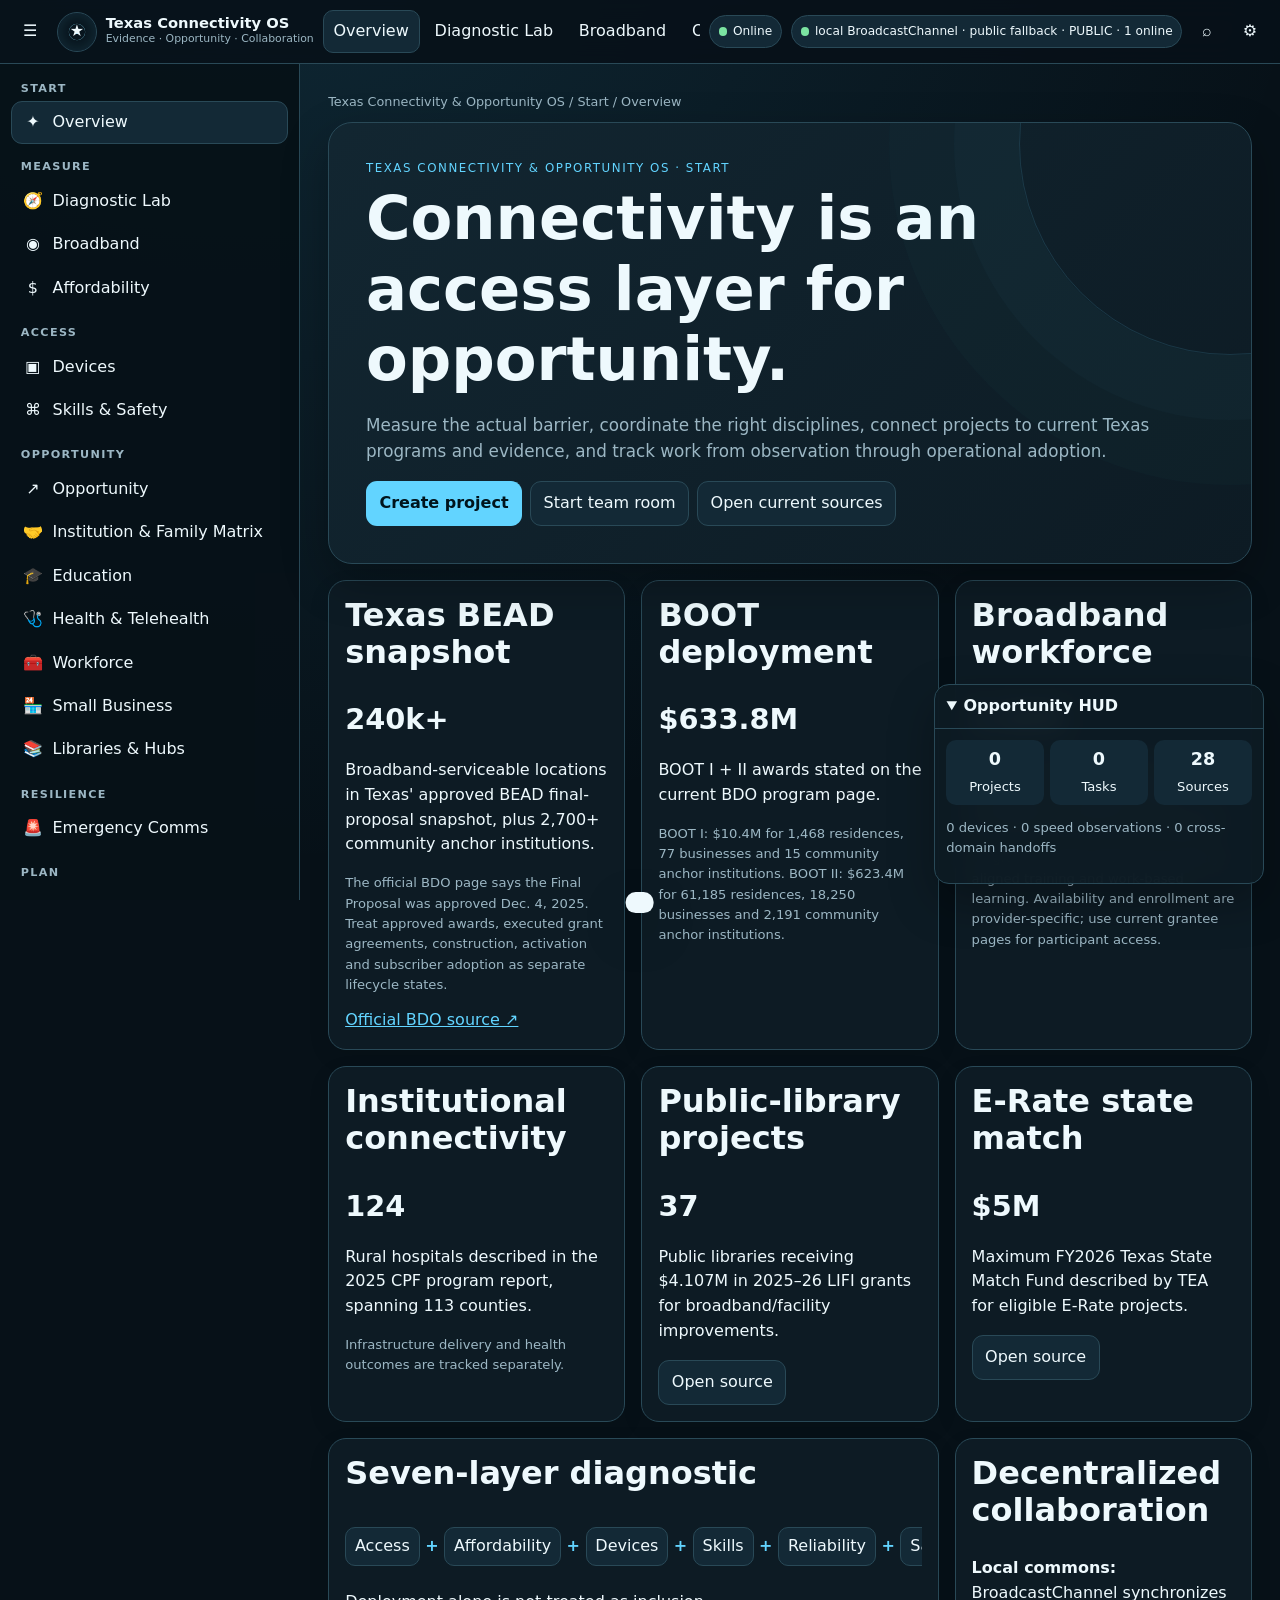
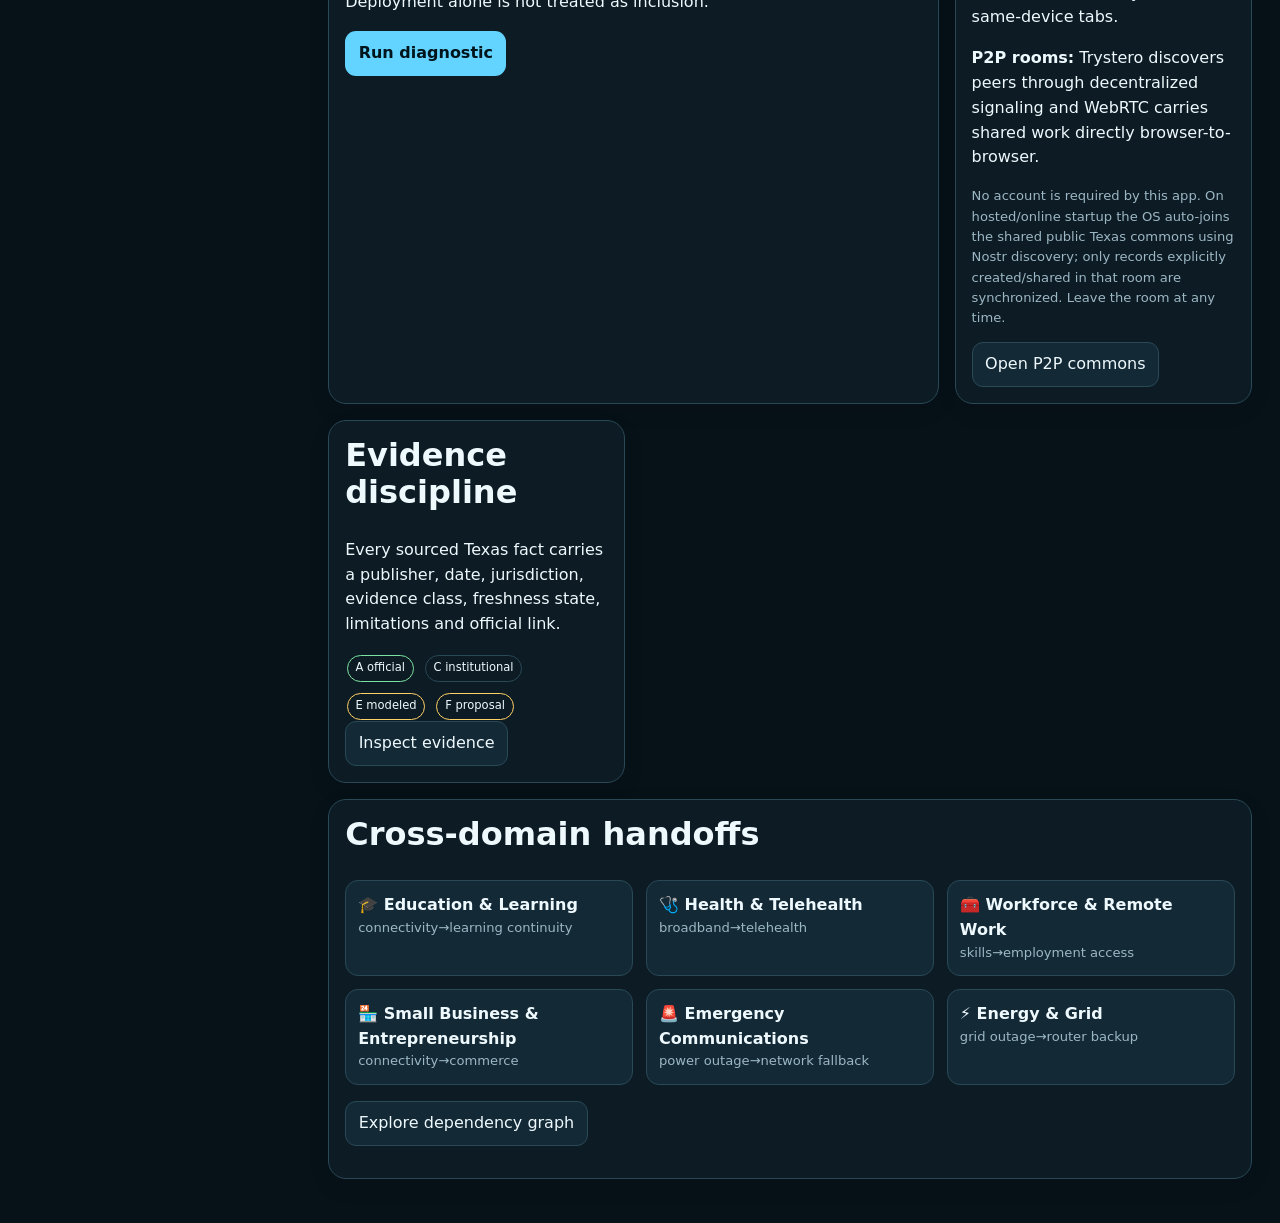
<file: index.html>
<!doctype html>
<html lang="en" data-theme="dark">
<head>
<meta charset="utf-8">
<meta name="viewport" content="width=device-width,initial-scale=1,viewport-fit=cover">
<meta name="color-scheme" content="dark light">
<meta name="theme-color" content="#071118">
<meta name="description" content="Texas Connectivity & Opportunity Operating System — evidence-aware tools for broadband, affordability, devices, skills, resilience, projects and cross-domain collaboration.">
<link rel="manifest" href="./manifest.webmanifest">
<link rel="icon" href="./icons/icon.svg" type="image/svg+xml">
<link rel="apple-touch-icon" href="./icons/icon-192.png">
<link rel="stylesheet" href="./assets/css/app.css">
<title>Texas Connectivity & Opportunity OS</title>
</head>
<body>
<a class="skip" href="#outlet">Skip to content</a>
<div id="splash" class="splash" role="dialog" aria-modal="true" aria-label="Texas Connectivity OS loading"><div class="splashInner"><div class="splashOrb" aria-hidden="true"><span>★</span><i></i><i></i><i></i></div><div class="eyebrow">Texas · decentralized collaboration · local-first</div><h1>Connectivity & Opportunity OS</h1><p>From signal to skills, services, resilience and opportunity.</p><div class="splashFlow"><span>Connectivity</span><b>→</b><span>Evidence</span><b>→</b><span>Collaboration</span><b>→</b><span>Opportunity</span></div><div class="splashTrack"><i></i></div><div class="splashSteps"><span>Diagnose access</span><span>Verify evidence</span><span>Connect disciplines</span><span>Build & verify</span></div><button id="skipSplash" class="btn splashSkip">Enter workspace</button><small>Core records stay local by default. Hosted/online mode auto-joins the public Texas commons; only explicitly shared room records synchronize.</small></div></div>
<header>
 <button id="menuBtn" class="iconbtn" aria-label="Open navigation">☰</button>
 <div class="brand"><div class="brandmark">★</div><div><strong>Texas Connectivity OS</strong><small>Evidence · Opportunity · Collaboration</small></div></div>
 <nav id="topnav" class="topnav" aria-label="Primary"></nav>
 <span class="status"><span id="netDot" class="dot"></span><span id="netText">Checking…</span></span>
 <span class="status collabStatus"><span id="collabDot" class="dot"></span><span id="collabText">Solo/local</span></span>
 <button id="searchBtn" class="iconbtn" aria-label="Search">⌕</button>
 <button id="settingsBtn" class="iconbtn" aria-label="Settings">⚙</button>
</header>
<div class="shell">
 <aside class="sidebar" aria-label="Module navigation"><div id="sidenav"></div><footer>Texas Connectivity & Opportunity OS v5.0<br>Ricky Foster + Navi · Planetary Restoration Archive<br><br>Local-first records. Hosted/online mode auto-joins the public Texas commons; room records sync only when explicitly shared.</footer></aside>
 <div id="drawerScrim" class="drawerScrim" hidden></div>
 <main class="workspace"><div id="crumbs" class="crumbs"></div><div id="outlet" tabindex="-1"></div></main>
</div>
<details id="hud" class="hud" open><summary>Opportunity HUD</summary><div class="hudbody"><div class="hudstats"><div><b id="hudProjects">0</b><span class="small">Projects</span></div><div><b id="hudTasks">0</b><span class="small">Tasks</span></div><div><b id="hudEvidence">0</b><span class="small">Sources</span></div></div><p id="hudLine" class="small muted"></p></div></details>
<div id="settings" class="settings" hidden></div>
<div id="searchModal" class="modal" hidden><div class="modalbox"><div class="actions"><input id="globalSearch" class="search" style="flex:1" placeholder="Search modules, sources and 111 requirements…"><button id="closeSearch" class="btn">Close</button></div><p class="small muted">Shortcut: Ctrl/⌘ + K</p><div id="searchResults"></div></div></div>
<div id="toast" class="toast" role="status" aria-live="polite"></div>
<noscript><div class="noscript"><h1>JavaScript is disabled</h1><p>The interactive OS requires JavaScript. The bundle still contains the source registry, documentation and original 111-section specification in the <code>data</code> and <code>docs</code> directories.</p></div></noscript>
<script type="module" src="./assets/js/app.js"></script>
</body>
</html>
</file>
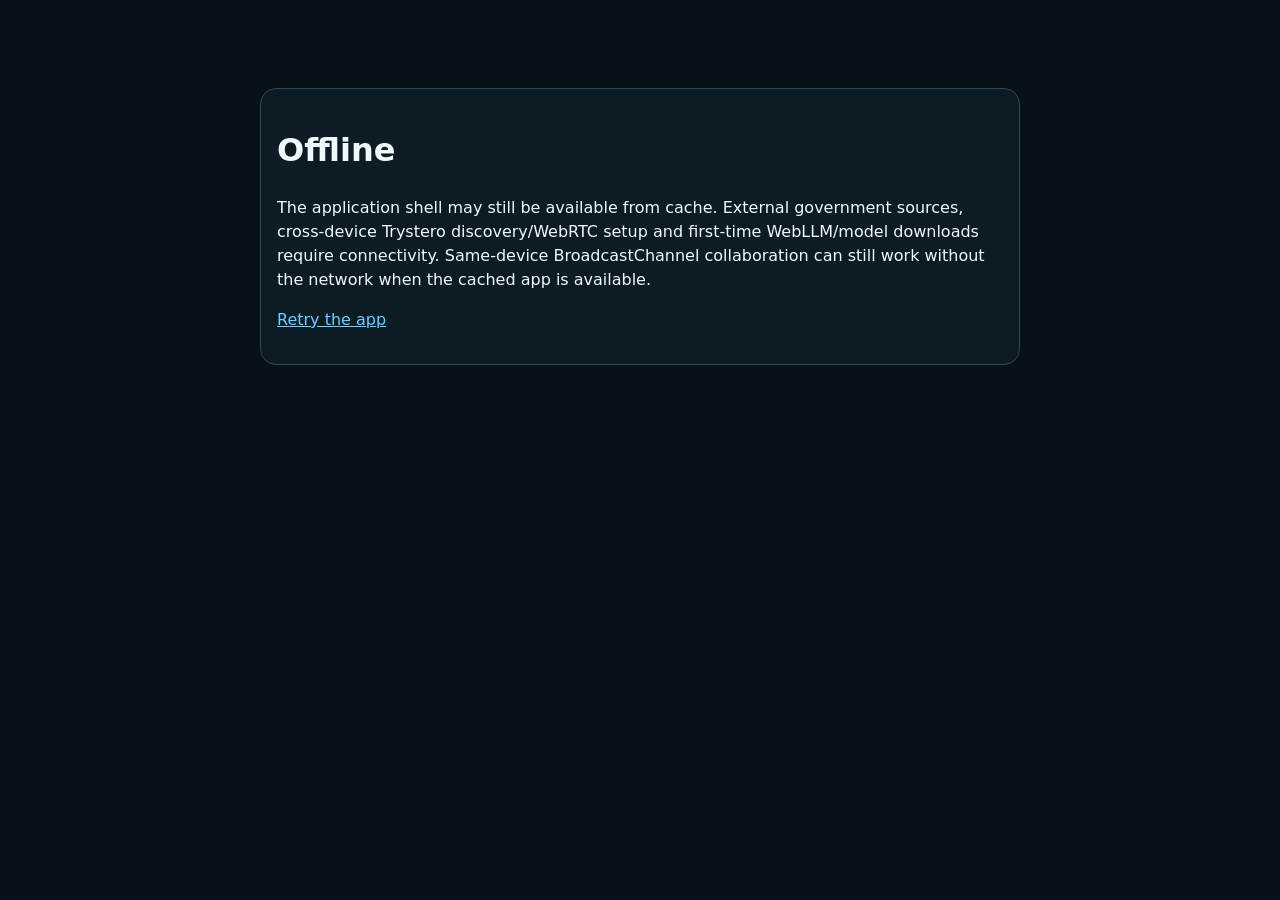
<file: offline.html>
<!doctype html><html lang="en"><meta charset="utf-8"><meta name="viewport" content="width=device-width,initial-scale=1"><title>Texas Connectivity OS — Offline</title><style>body{font:16px/1.5 system-ui;background:#071118;color:#eef9fd;max-width:760px;margin:8vh auto;padding:1rem}a{color:#62d4ff}.box{border:1px solid #294957;border-radius:16px;padding:1rem;background:#0d1b24}</style><body><div class="box"><h1>Offline</h1><p>The application shell may still be available from cache. External government sources, cross-device Trystero discovery/WebRTC setup and first-time WebLLM/model downloads require connectivity. Same-device BroadcastChannel collaboration can still work without the network when the cached app is available.</p><p><a href="./index.html#/overview">Retry the app</a></p></div></body></html>
</file>
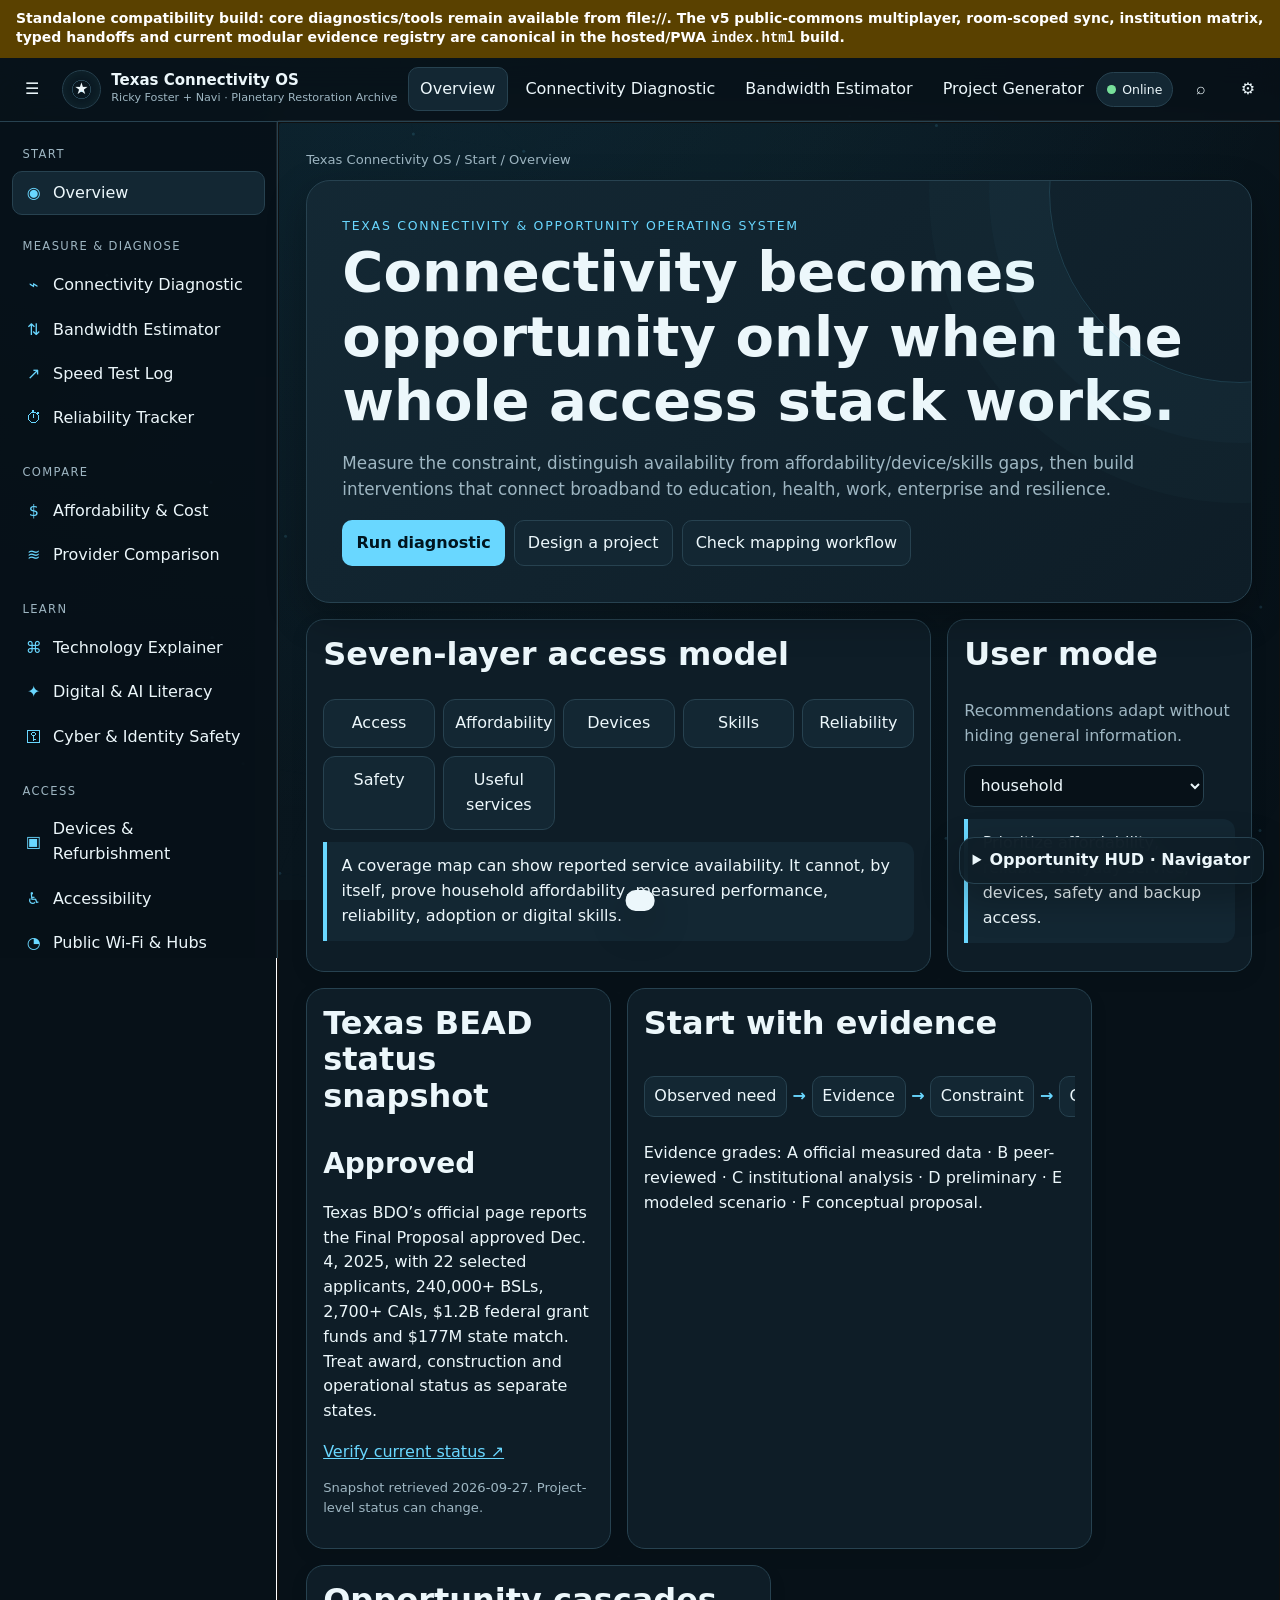
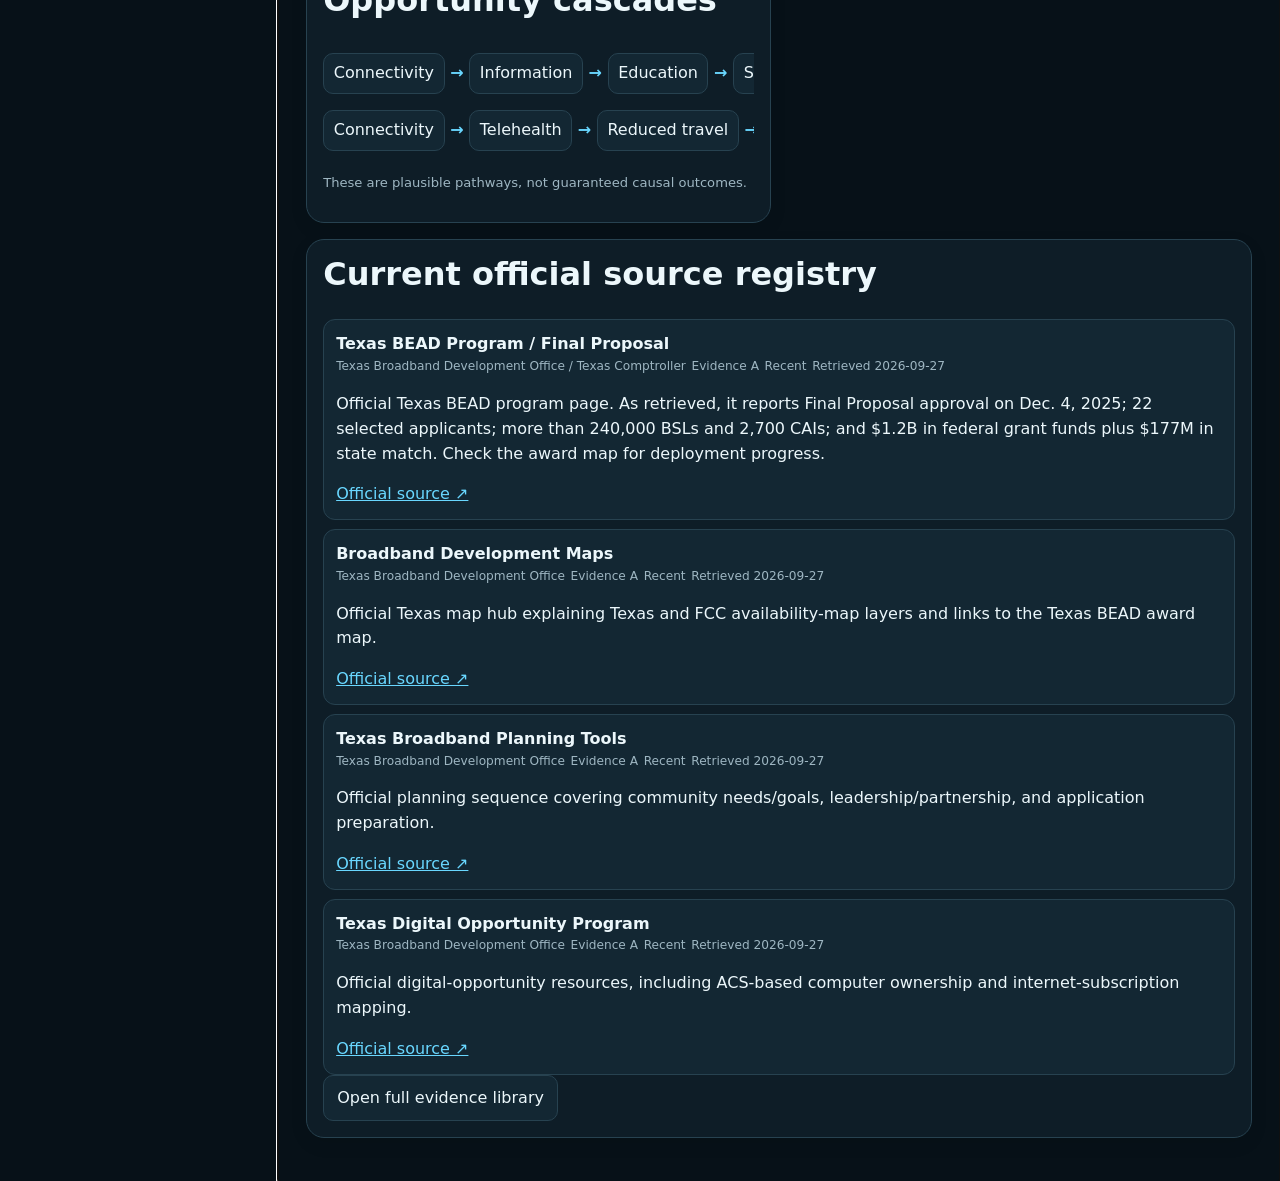
<file: standalone.html>
<!doctype html>
<html lang="en" data-theme="dark">
<head>
<meta charset="utf-8">
<meta name="viewport" content="width=device-width,initial-scale=1,viewport-fit=cover">
<meta name="color-scheme" content="dark light">
<meta name="description" content="Texas Connectivity & Opportunity Operating System — local-first tools for broadband access, affordability, devices, skills, resilience and opportunity.">
<title>Texas Connectivity & Opportunity OS — Ricky Foster + Navi</title>
<style>
:root{--bg:#071118;--panel:#0e1d27;--panel2:#132733;--ink:#ecf7fb;--muted:#9eb6c2;--accent:#69d7ff;--accent2:#f5bf54;--good:#77df9a;--warn:#ffd271;--bad:#ff8a8a;--line:#274250;--shadow:0 14px 38px rgba(0,0,0,.28);--radius:18px;--top:64px;--side:278px;--font-scale:1}
html[data-theme="light"]{--bg:#f5fafc;--panel:#fff;--panel2:#edf5f8;--ink:#10222b;--muted:#526b77;--accent:#006d92;--accent2:#9a5a00;--good:#1f7a42;--warn:#8b6100;--bad:#a22929;--line:#c8d9e1;--shadow:0 12px 30px rgba(21,52,66,.12)}
html.high-contrast{--bg:#000;--panel:#050505;--panel2:#111;--ink:#fff;--muted:#fff;--accent:#00ffff;--accent2:#ffff00;--good:#00ff7f;--warn:#ffff00;--bad:#ff8080;--line:#fff}
*{box-sizing:border-box}html{font-size:calc(16px * var(--font-scale));scroll-behavior:smooth}body{margin:0;background:radial-gradient(circle at 20% -10%,rgba(48,151,191,.18),transparent 34%),var(--bg);color:var(--ink);font:400 1rem/1.55 system-ui,-apple-system,Segoe UI,Roboto,Arial,sans-serif;min-height:100vh}button,input,select,textarea{font:inherit;color:inherit}button,a,input,select,textarea{border-radius:10px}a{color:var(--accent)}a:focus-visible,button:focus-visible,input:focus-visible,select:focus-visible,textarea:focus-visible{outline:3px solid var(--accent2);outline-offset:3px}.skip{position:fixed;top:8px;left:8px;z-index:9999;transform:translateY(-160%);padding:.65rem 1rem;background:var(--ink);color:var(--bg)}.skip:focus{transform:none}
#netCanvas{position:fixed;inset:0;z-index:-2;opacity:.34;pointer-events:none}.wash{position:fixed;inset:0;z-index:-1;pointer-events:none;background:linear-gradient(120deg,transparent,rgba(105,215,255,.03),transparent)}
header{position:sticky;top:0;z-index:30;height:var(--top);display:flex;align-items:center;gap:.65rem;padding:.55rem .8rem;background:color-mix(in srgb,var(--bg) 86%,transparent);backdrop-filter:blur(14px);border-bottom:1px solid var(--line)}.brand{display:flex;align-items:center;gap:.65rem;min-width:max-content}.brandmark{width:39px;height:39px;display:grid;place-items:center;border:1px solid var(--line);border-radius:50%;background:radial-gradient(circle,var(--accent) 0 8%,transparent 9% 33%,var(--line) 34% 36%,transparent 37%);box-shadow:inset 0 0 20px rgba(105,215,255,.12)}.brand strong{display:block;font-size:.94rem;line-height:1.1}.brand small{display:block;color:var(--muted);font-size:.7rem}.topnav{display:flex;gap:.35rem;overflow:auto;scrollbar-width:none;flex:1}.topnav button,.iconbtn{border:1px solid transparent;background:transparent;padding:.55rem .7rem;white-space:nowrap;cursor:pointer}.topnav button:hover,.topnav button.active,.iconbtn:hover{border-color:var(--line);background:var(--panel2)}.statusPill{display:inline-flex;align-items:center;gap:.4rem;border:1px solid var(--line);background:var(--panel2);padding:.42rem .62rem;border-radius:999px;font-size:.78rem;white-space:nowrap}.dot{width:.55rem;height:.55rem;border-radius:50%;background:var(--warn)}.dot.online{background:var(--good)}
.layout{display:grid;grid-template-columns:var(--side) minmax(0,1fr);min-height:calc(100vh - var(--top))}aside{position:sticky;top:var(--top);height:calc(100vh - var(--top));overflow:auto;border-right:1px solid var(--line);padding:.75rem;background:color-mix(in srgb,var(--bg) 92%,transparent)}.sideGroup{margin:.3rem 0 1rem}.sideGroup>div{font-size:.72rem;letter-spacing:.12em;text-transform:uppercase;color:var(--muted);padding:.45rem .65rem}.sideLink{display:flex;width:100%;gap:.55rem;align-items:center;text-align:left;background:transparent;border:1px solid transparent;padding:.55rem .65rem;cursor:pointer;color:var(--ink)}.sideLink:hover,.sideLink.active{background:var(--panel2);border-color:var(--line)}.sideLink .ico{width:1.3rem;color:var(--accent);text-align:center}.sideFoot{border-top:1px solid var(--line);padding:.8rem .6rem;color:var(--muted);font-size:.78rem}
main{min-width:0;padding:clamp(.8rem,2.2vw,2rem);max-width:1500px;width:100%;margin:0 auto}.crumbs{color:var(--muted);font-size:.82rem;margin-bottom:.6rem}.hero{position:relative;overflow:hidden;border:1px solid var(--line);border-radius:24px;padding:clamp(1.1rem,3vw,2.2rem);background:linear-gradient(135deg,color-mix(in srgb,var(--panel) 94%,var(--accent) 6%),var(--panel));box-shadow:var(--shadow)}.hero:after{content:"";position:absolute;width:380px;height:380px;border:1px solid rgba(105,215,255,.16);border-radius:50%;right:-180px;top:-180px;box-shadow:0 0 0 60px rgba(105,215,255,.025),0 0 0 120px rgba(105,215,255,.018)}.eyebrow{font-size:.78rem;letter-spacing:.14em;text-transform:uppercase;color:var(--accent)}h1,h2,h3{line-height:1.15}h1{font-size:clamp(1.9rem,5vw,3.5rem);margin:.3rem 0 .75rem;max-width:980px}h2{font-size:clamp(1.35rem,2.7vw,2rem)}h3{font-size:1.05rem}.lede{max-width:900px;color:var(--muted);font-size:1.05rem}.ctaRow{display:flex;flex-wrap:wrap;gap:.55rem;margin-top:1.1rem}.btn{border:1px solid var(--line);background:var(--panel2);padding:.62rem .82rem;cursor:pointer}.btn.primary{background:var(--accent);color:#00151f;border-color:transparent;font-weight:750}.btn.warn{border-color:var(--accent2)}.btn.danger{border-color:var(--bad)}.btn:disabled{opacity:.5;cursor:not-allowed}
.grid{display:grid;grid-template-columns:repeat(12,minmax(0,1fr));gap:1rem;margin:1rem 0}.card{grid-column:span 4;border:1px solid var(--line);border-radius:var(--radius);background:var(--panel);padding:1rem;box-shadow:0 6px 18px rgba(0,0,0,.08)}.card.wide{grid-column:span 8}.card.full{grid-column:1/-1}.card.half{grid-column:span 6}.card h2,.card h3{margin-top:0}.muted{color:var(--muted)}.kpi{font-size:1.75rem;font-weight:800}.small{font-size:.82rem}.tag{display:inline-flex;padding:.22rem .5rem;border:1px solid var(--line);border-radius:999px;font-size:.72rem;margin:.15rem .15rem .15rem 0}.tag.A,.fresh-Live{border-color:var(--good)}.tag.E,.tag.F{border-color:var(--warn)}.callout{border-left:4px solid var(--accent);background:var(--panel2);padding:.75rem .9rem;border-radius:0 12px 12px 0;margin:.75rem 0}.callout.warn{border-color:var(--accent2)}.callout.bad{border-color:var(--bad)}
.formGrid{display:grid;grid-template-columns:repeat(2,minmax(0,1fr));gap:.7rem}.field{display:flex;flex-direction:column;gap:.3rem}.field label{font-size:.8rem;color:var(--muted)}.field input,.field select,.field textarea,.searchbox{background:var(--bg);border:1px solid var(--line);padding:.62rem .7rem;min-width:0}.field textarea{min-height:96px;resize:vertical}.checkrow{display:flex;flex-wrap:wrap;gap:.55rem}.check{display:flex;align-items:center;gap:.35rem;border:1px solid var(--line);padding:.42rem .55rem;border-radius:10px;background:var(--bg)}table{width:100%;border-collapse:collapse;font-size:.88rem}th,td{text-align:left;border-bottom:1px solid var(--line);padding:.55rem;vertical-align:top}th{color:var(--muted);font-size:.75rem;text-transform:uppercase;letter-spacing:.04em}.tableWrap{overflow:auto}.meter{height:10px;background:var(--bg);border:1px solid var(--line);border-radius:999px;overflow:hidden}.meter>span{display:block;height:100%;width:0;background:linear-gradient(90deg,var(--good),var(--accent2),var(--bad));transition:width .3s}.list{display:grid;gap:.55rem}.item{border:1px solid var(--line);background:var(--panel2);padding:.75rem;border-radius:12px}.item .meta{display:flex;flex-wrap:wrap;gap:.35rem;color:var(--muted);font-size:.76rem}.itemActions{display:flex;gap:.35rem;margin-top:.5rem}.pillrow{display:flex;gap:.4rem;flex-wrap:wrap}.progressSteps{display:grid;grid-template-columns:repeat(auto-fit,minmax(110px,1fr));gap:.5rem}.step{border:1px solid var(--line);border-radius:12px;padding:.7rem;text-align:center;background:var(--panel2)}.flow{display:flex;gap:.35rem;align-items:center;overflow:auto;padding:.5rem 0}.flow span{min-width:max-content;border:1px solid var(--line);padding:.45rem .6rem;border-radius:10px;background:var(--panel2)}.flow b{color:var(--accent)}canvas.chart{width:100%;height:220px;border:1px solid var(--line);border-radius:12px;background:var(--bg)}
.detailsGrid details{border:1px solid var(--line);border-radius:12px;background:var(--panel);margin:.55rem 0;overflow:hidden}.detailsGrid summary{cursor:pointer;padding:.75rem;font-weight:700;background:var(--panel2)}.detailsGrid .detailBody{padding:.85rem;white-space:pre-wrap}.sourceLink{display:inline-flex;align-items:center;gap:.3rem}.kbd{font:700 .72rem ui-monospace,monospace;border:1px solid var(--line);border-bottom-width:2px;border-radius:5px;padding:.1rem .3rem;background:var(--panel2)}
.hud{position:fixed;right:1rem;bottom:1rem;z-index:20;max-width:320px;border:1px solid var(--line);background:color-mix(in srgb,var(--panel) 94%,transparent);backdrop-filter:blur(12px);box-shadow:var(--shadow);border-radius:15px;overflow:hidden}.hud summary{cursor:pointer;padding:.62rem .8rem;font-weight:750}.hudBody{padding:.7rem;border-top:1px solid var(--line)}.hudStats{display:grid;grid-template-columns:repeat(3,1fr);gap:.45rem}.hudStats div{background:var(--panel2);border-radius:10px;padding:.45rem;text-align:center}.hudStats b{display:block;font-size:1.1rem}.toast{position:fixed;left:50%;bottom:1rem;transform:translate(-50%,130%);transition:.25s;z-index:90;background:var(--ink);color:var(--bg);padding:.65rem .9rem;border-radius:10px;box-shadow:var(--shadow)}.toast.show{transform:translate(-50%,0)}
.drawerScrim{display:none}.settingsPanel{position:fixed;z-index:60;right:1rem;top:calc(var(--top) + .5rem);width:min(380px,calc(100vw - 2rem));max-height:calc(100vh - var(--top) - 1rem);overflow:auto;border:1px solid var(--line);background:var(--panel);border-radius:16px;box-shadow:var(--shadow);padding:1rem}.settingsPanel[hidden]{display:none}.settingsPanel h2{margin-top:0}.settingsRow{display:flex;justify-content:space-between;gap:.7rem;align-items:center;padding:.55rem 0;border-bottom:1px solid var(--line)}
.searchOverlay{position:fixed;inset:0;z-index:70;background:rgba(0,0,0,.5);display:grid;place-items:start center;padding-top:10vh}.searchOverlay[hidden]{display:none}.searchPanel{width:min(780px,94vw);max-height:75vh;overflow:auto;background:var(--panel);border:1px solid var(--line);border-radius:18px;box-shadow:var(--shadow);padding:1rem}.searchPanel .searchbox{width:100%;font-size:1.05rem}.searchResult{display:block;width:100%;text-align:left;border:0;border-bottom:1px solid var(--line);background:transparent;padding:.7rem;cursor:pointer}.searchResult:hover{background:var(--panel2)}
.splash{position:fixed;inset:0;z-index:100;background:var(--bg);display:grid;place-items:center;transition:opacity .5s,visibility .5s}.splash.hide{opacity:0;visibility:hidden}.splashInner{text-align:center;padding:2rem}.splashMark{width:110px;height:110px;margin:auto;border-radius:50%;border:1px solid var(--line);display:grid;place-items:center;font-size:2.2rem;background:radial-gradient(circle,rgba(105,215,255,.3),transparent 55%);animation:pulse 1.8s ease-in-out infinite}@keyframes pulse{50%{transform:scale(1.04);box-shadow:0 0 50px rgba(105,215,255,.18)}}
@media(max-width:980px){:root{--side:260px}.card,.card.wide,.card.half{grid-column:span 6}.layout{grid-template-columns:1fr}aside{position:fixed;z-index:55;left:0;top:var(--top);width:min(var(--side),88vw);transform:translateX(-105%);transition:.25s;box-shadow:var(--shadow)}body.drawer-open aside{transform:none}.drawerScrim{position:fixed;inset:var(--top) 0 0;z-index:50;background:rgba(0,0,0,.5)}body.drawer-open .drawerScrim{display:block}.brand small{display:none}.statusPill .statusText{display:none}.hud{max-width:260px}}
@media(max-width:650px){.topnav{display:none}.brand{flex:1}.card,.card.wide,.card.half{grid-column:1/-1}.formGrid{grid-template-columns:1fr}.hero{border-radius:18px}main{padding:.75rem}.hud{right:.5rem;bottom:.5rem}.hideMobile{display:none}}
@media(prefers-reduced-motion:reduce){*{scroll-behavior:auto!important;animation:none!important;transition:none!important}}html.reduce-motion *{scroll-behavior:auto!important;animation:none!important;transition:none!important}
@media print{header,aside,.hud,.settingsPanel,.searchOverlay,.splash,.drawerScrim,.noPrint,#netCanvas,.wash{display:none!important}.layout{display:block}main{padding:0;max-width:none}.card,.hero{box-shadow:none;background:#fff!important;color:#000;border:1px solid #888;break-inside:avoid}.muted{color:#444!important}a{color:#000;text-decoration:underline}body{background:#fff;color:#000}.grid{display:block}.card{margin:.5rem 0}details{break-inside:avoid}details>*{display:block!important}}
</style>
</head>
<body><div style="position:relative;z-index:9999;padding:.55rem 1rem;background:#5a4100;color:#fff;font:600 14px/1.4 system-ui">Standalone compatibility build: core diagnostics/tools remain available from file://. The v5 public-commons multiplayer, room-scoped sync, institution matrix, typed handoffs and current modular evidence registry are canonical in the hosted/PWA <code>index.html</code> build.</div>
<a class="skip" href="#main">Skip to main content</a>
<canvas id="netCanvas" aria-hidden="true"></canvas><div class="wash" aria-hidden="true"></div>
<div id="splash" class="splash" aria-hidden="true"><div class="splashInner"><div class="splashMark">✦</div><h2>Texas Connectivity & Opportunity OS</h2><p class="muted">Access → Affordability → Devices → Skills → Reliability → Opportunity</p></div></div>
<header>
 <button class="iconbtn" id="menuBtn" aria-label="Open navigation" title="Open navigation">☰</button>
 <div class="brand"><div class="brandmark" aria-hidden="true">★</div><div><strong>Texas Connectivity OS</strong><small>Ricky Foster + Navi · Planetary Restoration Archive</small></div></div>
 <nav id="topNav" class="topnav" aria-label="Primary"></nav>
 <span class="statusPill" title="Browser connectivity state"><span id="onlineDot" class="dot"></span><span id="onlineText" class="statusText">Checking</span></span>
 <button class="iconbtn" id="searchBtn" aria-label="Search" title="Search (Ctrl/⌘+K)">⌕</button>
 <button class="iconbtn" id="settingsBtn" aria-label="Settings" title="Settings">⚙</button>
</header>
<div class="drawerScrim" id="drawerScrim" aria-hidden="true"></div>
<div class="layout">
 <aside id="sideNav" aria-label="Module navigation"></aside>
 <main id="main" tabindex="-1"><div id="crumbs" class="crumbs"></div><div id="view"></div></main>
</div>
<details class="hud" id="hud"><summary>Opportunity HUD · <span id="levelName">Navigator</span></summary><div class="hudBody"><div class="hudStats"><div><b id="xpVal">0</b><span class="small">XP</span></div><div><b id="projectCount">0</b><span class="small">Projects</span></div><div><b id="logCount">0</b><span class="small">Logs</span></div></div><div class="small muted" style="margin-top:.55rem">Gamification reflects local actions only and never gates resources.</div></div></details>
<div id="settingsPanel" class="settingsPanel" hidden aria-label="Settings panel"></div>
<div id="searchOverlay" class="searchOverlay" hidden><div class="searchPanel" role="dialog" aria-modal="true" aria-labelledby="searchTitle"><h2 id="searchTitle">Search the OS</h2><input id="globalSearch" class="searchbox" type="search" placeholder="Search broadband, projects, documents, glossary…"><div id="searchResults"></div><button class="btn" id="closeSearch">Close</button></div></div>
<div id="toast" class="toast" role="status" aria-live="polite"></div>
<noscript><div style="padding:1rem;background:#fff3cd;color:#222">This OS needs JavaScript for calculators, local storage, search and interactive modules. The underlying principles remain: connectivity = access + affordability + devices + skills + reliability + safety + useful services.</div></noscript>
<script>
'use strict';
const ATLAS=[{"id": 1, "title": "PRIMARY OBJECTIVE", "body": "Build an operating system capable of helping Texas:\n\n- improve broadband access;\n- improve affordability;\n- improve device access;\n- improve digital literacy;\n- improve public Wi-Fi discovery;\n- improve rural connectivity;\n- improve school connectivity;\n- improve telehealth readiness;\n- improve workforce connectivity;\n- improve remote-work readiness;\n- improve small-business digitization;\n- improve emergency communication resilience;\n- improve local broadband planning;\n- improve community network literacy;\n- identify coverage and speed gaps;\n- identify adoption barriers;\n- distinguish infrastructure gaps from affordability gaps;\n- improve broadband project transparency;\n- improve grant and funding navigation;\n- improve mapping literacy;\n- reduce dependence on a single provider where feasible;\n- improve digital resilience during disasters;\n- improve local economic opportunity."}, {"id": 2, "title": "CORE PRINCIPLE", "body": "Treat digital opportunity as:\n\n**Access + Affordability + Devices + Skills + Reliability + Safety + Useful Services**\n\nDo not treat broadband deployment alone as equivalent to digital inclusion.\n\nA community may have physical service available while still facing:\n\n- unaffordable plans;\n- poor reliability;\n- inadequate devices;\n- low digital literacy;\n- accessibility barriers;\n- language barriers;\n- weak competition;\n- poor indoor coverage;\n- inadequate technical support."}, {"id": 3, "title": "SYSTEM ARCHITECTURE", "body": "Build using:\n\n- semantic HTML5;\n- responsive CSS;\n- vanilla JavaScript where practical;\n- modular internal architecture;\n- no unnecessary framework dependencies;\n- accessible UI components;\n- progressive enhancement;\n- graceful failure handling.\n\nPreferred delivery:\n\n- standalone `index.html`;\n- embedded CSS;\n- embedded JavaScript;\n- essential functionality without a backend;\n- IndexedDB for structured local state;\n- localStorage only for lightweight preferences;\n- validated JSON import/export;\n- optional PWA mode;\n- optional service worker over HTTPS;\n- honest offline fallback;\n- clearly labeled online-only services.\n\nDo not claim service-worker functionality under `file://`."}, {"id": 4, "title": "UNIVERSAL INTERFACE", "body": "Create both:\n\n- sticky top navigation;\n- collapsible side navigation.\n\nTop navigation should include:\n\n- Texas Connectivity OS identity;\n- dashboard;\n- broadband;\n- devices;\n- skills;\n- opportunity;\n- maps;\n- projects;\n- funding;\n- research;\n- search;\n- language;\n- accessibility;\n- connectivity status;\n- data freshness;\n- settings.\n\nSide navigation:\n\nTexas Connectivity OS\n├── Overview\n├── Broadband Access\n├── Broadband Affordability\n├── Speed & Reliability\n├── Rural Connectivity\n├── Public Wi-Fi\n├── Device Access\n├── Device Refurbishment\n├── Digital Literacy\n├── Cyber Safety\n├── Accessibility\n├── Education Access\n├── Telehealth Access\n├── Workforce Access\n├── Remote Work\n├── Small Business\n├── Entrepreneurship\n├── Public Services\n├── Emergency Connectivity\n├── Community Networks\n├── Fiber\n├── Fixed Wireless\n├── Mobile Broadband\n├── Satellite\n├── Broadband Mapping\n├── Infrastructure Planning\n├── County Profiles\n├── Regional Profiles\n├── Scenario Lab\n├── Project Generator\n├── Funding\n├── Research\n├── Evidence\n└── Action Plans\n\nGenerate menus, breadcrumbs and active states from one central route registry."}, {"id": 5, "title": "USER MODES", "body": "Support tailored modes for:\n\n- household;\n- student;\n- parent;\n- teacher;\n- remote worker;\n- job seeker;\n- senior;\n- person with disability;\n- rural resident;\n- small business;\n- entrepreneur;\n- library;\n- school;\n- clinic;\n- nonprofit;\n- municipality;\n- county;\n- broadband planner;\n- community organization;\n- researcher.\n\nChanging user mode should alter:\n\n- recommended modules;\n- planning checklists;\n- resource priorities;\n- terminology;\n- project suggestions.\n\nDo not hide general information."}, {"id": 6, "title": "CONNECTIVITY DASHBOARD", "body": "The homepage should answer:\n\n1. Is service available here?\n2. Is it affordable?\n3. Is it reliable?\n4. Do I have an adequate device?\n5. Do I have the skills to use digital services effectively?\n6. What public or community alternatives exist?\n7. Which local infrastructure gaps remain?\n8. Which opportunities become reachable with improved connectivity?\n\nWhere verified data exists, show:\n\n- broadband availability;\n- advertised speeds;\n- measured speeds;\n- provider count;\n- affordability context;\n- public Wi-Fi;\n- device-access indicators;\n- adoption indicators;\n- major broadband projects;\n- funding activity.\n\nAlways show dates and sources."}, {"id": 7, "title": "CONNECTIVITY SELF-ASSESSMENT", "body": "Create a guided diagnostic.\n\nInputs:\n\n- service type;\n- monthly price;\n- advertised speed;\n- measured speed;\n- outage frequency;\n- household size;\n- number of devices;\n- work/school usage;\n- video calls;\n- telehealth;\n- gaming;\n- accessibility needs.\n\nOutputs:\n\n- likely bandwidth adequacy;\n- reliability concerns;\n- affordability burden;\n- device bottlenecks;\n- recommended next steps.\n\nDo not claim ISP-level diagnostic certainty."}, {"id": 8, "title": "INTERNET SPEED EDUCATION", "body": "Explain:\n\n- Mbps;\n- Gbps;\n- download;\n- upload;\n- latency;\n- jitter;\n- packet loss.\n\nExplain why upload speed matters for:\n\n- video calls;\n- remote work;\n- telehealth;\n- content creation;\n- cloud backup."}, {"id": 9, "title": "BANDWIDTH ESTIMATOR", "body": "Allow users to model simultaneous use.\n\nExample activities:\n\n- browsing;\n- video streaming;\n- 4K streaming;\n- video conferencing;\n- cloud gaming;\n- telehealth;\n- online classes;\n- file uploads.\n\nCalculate approximate total bandwidth requirement.\n\nClearly label estimates as approximate."}, {"id": 10, "title": "SPEED TEST LOG", "body": "Allow users to manually record:\n\n- date;\n- time;\n- provider;\n- download;\n- upload;\n- latency;\n- location category;\n- Wi-Fi or wired.\n\nStore locally.\n\nGraph trends.\n\nDo not automatically collect precise location."}, {"id": 11, "title": "RELIABILITY TRACKER", "body": "Allow users to record:\n\n- outages;\n- slowdown;\n- packet loss;\n- service interruptions.\n\nCalculate:\n\n- outage frequency;\n- approximate downtime;\n- recurring time patterns."}, {"id": 12, "title": "BROADBAND AFFORDABILITY", "body": "Calculate:\n\n**Broadband Burden = Monthly Internet Cost / Monthly Household Income × 100**\n\nAllow users to compare:\n\n- broadband;\n- mobile hotspot;\n- fixed wireless;\n- satellite;\n- public-access options."}, {"id": 13, "title": "TOTAL DIGITAL COST", "body": "Model:\n\nInternet  \n+ Mobile  \n+ Devices  \n+ Repairs  \n+ Software  \n+ Accessories.\n\nShow annual digital-access cost."}, {"id": 14, "title": "PROVIDER COMPARISON", "body": "Allow manual comparison of:\n\n- price;\n- speed;\n- upload;\n- contract;\n- equipment fees;\n- data caps;\n- installation;\n- reliability;\n- customer support.\n\nDo not automatically rank one provider as “best.”"}, {"id": 15, "title": "BROADBAND TECHNOLOGY EXPLAINER", "body": "Explain:\n\n- fiber;\n- cable;\n- DSL;\n- fixed wireless;\n- mobile broadband;\n- satellite.\n\nFor each show:\n\n- typical strengths;\n- limitations;\n- latency;\n- scalability;\n- installation constraints;\n- resilience considerations."}, {"id": 16, "title": "FIBER MODULE", "body": "Explain:\n\n- fiber-to-the-home;\n- middle mile;\n- backhaul;\n- passive optical networks;\n- capacity.\n\nClarify that fiber availability does not guarantee affordability or adoption."}, {"id": 17, "title": "FIXED WIRELESS", "body": "Explain:\n\n- towers;\n- line of sight;\n- spectrum;\n- terrain;\n- interference;\n- weather effects."}, {"id": 18, "title": "MOBILE BROADBAND", "body": "Cover:\n\n- 4G;\n- 5G;\n- signal strength;\n- congestion;\n- indoor coverage;\n- hotspot use."}, {"id": 19, "title": "SATELLITE CONNECTIVITY", "body": "Explain:\n\n- low-earth orbit;\n- geostationary systems;\n- latency;\n- weather;\n- installation;\n- data policies.\n\nAvoid framing satellite as universally superior or inferior."}, {"id": 20, "title": "RURAL CONNECTIVITY", "body": "Create dedicated rural planning.\n\nChallenges may include:\n\n- low population density;\n- long fiber runs;\n- tower coverage;\n- terrain;\n- infrastructure cost;\n- affordability;\n- provider competition.\n\nPotential interventions:\n\n- fiber;\n- fixed wireless;\n- community Wi-Fi;\n- satellite;\n- hybrid systems."}, {"id": 21, "title": "PUBLIC WI-FI FINDER", "body": "Where verified data exists, display:\n\n- libraries;\n- schools;\n- municipal Wi-Fi;\n- community centers;\n- public hotspots.\n\nShow:\n\n- hours;\n- indoor/outdoor;\n- accessibility;\n- verification date."}, {"id": 22, "title": "PUBLIC WI-FI SAFETY", "body": "Explain:\n\n- HTTPS;\n- VPN concepts;\n- sensitive transactions;\n- account security.\n\nDo not imply public Wi-Fi is automatically unsafe."}, {"id": 23, "title": "DEVICE ACCESS MODULE", "body": "Support:\n\n- laptops;\n- tablets;\n- smartphones;\n- desktops;\n- accessibility devices.\n\nHelp users assess whether their device is adequate for:\n\n- school;\n- work;\n- telehealth;\n- government services;\n- video calls."}, {"id": 24, "title": "DEVICE LIFECYCLE TRACKER", "body": "Record:\n\n- device;\n- purchase date;\n- battery health;\n- storage;\n- operating system;\n- warranty;\n- repairs."}, {"id": 25, "title": "DEVICE REFURBISHMENT", "body": "Create guidance for:\n\n- secure wiping;\n- operating system updates;\n- battery replacement;\n- hardware inspection;\n- donation;\n- recycling.\n\nDo not encourage bypassing activation locks or security controls."}, {"id": 26, "title": "COMMUNITY DEVICE BANK", "body": "Create a project architecture for:\n\nDonate  \n→ Inspect  \n→ Securely Wipe  \n→ Repair  \n→ Reinstall  \n→ Distribute  \n→ Support.\n\nInclude provenance and privacy safeguards."}, {"id": 27, "title": "DIGITAL LITERACY", "body": "Teach:\n\n- browser use;\n- email;\n- search;\n- documents;\n- spreadsheets;\n- video calls;\n- file management;\n- cloud concepts."}, {"id": 28, "title": "INFORMATION LITERACY", "body": "Teach users how to evaluate:\n\n- sources;\n- dates;\n- authorship;\n- evidence;\n- manipulation;\n- misinformation."}, {"id": 29, "title": "AI LITERACY", "body": "Explain:\n\n- generative AI;\n- strengths;\n- hallucinations;\n- verification;\n- privacy;\n- bias;\n- responsible use."}, {"id": 30, "title": "CYBER SAFETY", "body": "Cover:\n\n- password managers;\n- MFA;\n- phishing;\n- malware;\n- scams;\n- software updates;\n- backups;\n- account recovery.\n\nDo not include offensive cybersecurity guidance."}, {"id": 31, "title": "DIGITAL IDENTITY SAFETY", "body": "Explain:\n\n- identity theft;\n- account recovery;\n- breach response;\n- credit freezes where applicable;\n- secure document storage."}, {"id": 32, "title": "SENIOR DIGITAL LITERACY", "body": "Create accessible modules for:\n\n- video calls;\n- telehealth;\n- online banking safety;\n- government services;\n- scam recognition."}, {"id": 33, "title": "ACCESSIBILITY", "body": "Support users with:\n\n- visual disabilities;\n- hearing disabilities;\n- motor limitations;\n- cognitive disabilities.\n\nExplain:\n\n- screen readers;\n- captions;\n- voice control;\n- magnification;\n- keyboard navigation."}, {"id": 34, "title": "EDUCATION ACCESS", "body": "Integrate with Texas Learning OS.\n\nAssess:\n\n- broadband;\n- device;\n- quiet workspace;\n- video capability;\n- school platforms."}, {"id": 35, "title": "HOMEWORK CONNECTIVITY PLAN", "body": "Allow families to record:\n\n- student devices;\n- connection;\n- school platforms;\n- backup internet location;\n- technical support."}, {"id": 36, "title": "TELEHEALTH ACCESS", "body": "Integrate with Texas Health OS.\n\nAssess:\n\n- bandwidth;\n- camera;\n- microphone;\n- privacy;\n- accessibility;\n- technical support."}, {"id": 37, "title": "WORKFORCE ACCESS", "body": "Create modules for:\n\n- job search;\n- resume creation;\n- online applications;\n- video interviews;\n- training;\n- remote work."}, {"id": 38, "title": "REMOTE-WORK READINESS", "body": "Assess:\n\n- internet reliability;\n- upload speed;\n- workspace;\n- headset;\n- webcam;\n- backup connectivity;\n- cybersecurity."}, {"id": 39, "title": "REMOTE-WORK COST CALCULATOR", "body": "Include:\n\n- broadband;\n- electricity;\n- hardware;\n- workspace;\n- software."}, {"id": 40, "title": "JOB ACCESS ENGINE", "body": "Show how connectivity enables access to:\n\n- remote jobs;\n- training;\n- applications;\n- certifications.\n\nDo not guarantee employment outcomes."}, {"id": 41, "title": "SMALL BUSINESS DIGITAL OS", "body": "Help local businesses assess:\n\n- website;\n- online ordering;\n- payments;\n- maps;\n- email;\n- customer management;\n- cybersecurity;\n- backups;\n- broadband."}, {"id": 42, "title": "SMALL BUSINESS DIGITAL MATURITY", "body": "Create transparent stages:\n\nOffline  \nBasic Presence  \nTransactional  \nIntegrated  \nResilient.\n\nAvoid implying higher complexity is always necessary."}, {"id": 43, "title": "LOCAL E-COMMERCE", "body": "Provide educational modules on:\n\n- online storefronts;\n- inventory;\n- delivery;\n- payment processors;\n- data protection."}, {"id": 44, "title": "ENTREPRENEURSHIP", "body": "Show pathways for using connectivity to support:\n\n- freelancing;\n- remote services;\n- digital products;\n- local commerce;\n- education.\n\nAvoid unrealistic income claims."}, {"id": 45, "title": "AGRICULTURAL CONNECTIVITY", "body": "Integrate with Texas Food OS.\n\nUse cases:\n\n- precision agriculture;\n- irrigation monitoring;\n- livestock tracking;\n- markets;\n- weather;\n- equipment telemetry."}, {"id": 46, "title": "ENERGY CONNECTIVITY", "body": "Integrate with Texas Energy OS.\n\nUse cases:\n\n- smart meters;\n- demand response;\n- DER coordination;\n- outage notifications;\n- microgrids."}, {"id": 47, "title": "WATER CONNECTIVITY", "body": "Integrate with Texas Water OS.\n\nUse cases:\n\n- leak detection;\n- telemetry;\n- irrigation;\n- groundwater monitoring;\n- pump systems."}, {"id": 48, "title": "EMERGENCY CONNECTIVITY", "body": "Integrate with Community Resilience OS.\n\nPlan for:\n\n- mobile outages;\n- broadband outages;\n- power outages;\n- disaster alerts;\n- backup communication."}, {"id": 49, "title": "BACKUP CONNECTIVITY", "body": "Compare:\n\n- mobile hotspot;\n- second provider;\n- fixed wireless;\n- satellite;\n- public Wi-Fi.\n\nDo not imply redundancy is affordable for everyone."}, {"id": 50, "title": "COMMUNITY CONNECTIVITY HUBS", "body": "Create planning for:\n\n- libraries;\n- schools;\n- community centers;\n- municipal buildings;\n- shelters.\n\nFunctions may include:\n\n- public Wi-Fi;\n- device lending;\n- telehealth rooms;\n- workforce access;\n- digital literacy."}, {"id": 51, "title": "LIBRARY CONNECTIVITY", "body": "Treat libraries as critical digital infrastructure.\n\nSupport:\n\n- Wi-Fi;\n- device lending;\n- printing;\n- workforce assistance;\n- digital literacy;\n- telehealth spaces where appropriate."}, {"id": 52, "title": "COMMUNITY NETWORKS", "body": "Explain models such as:\n\n- municipal broadband;\n- cooperatives;\n- open-access networks;\n- nonprofit networks;\n- public-private partnerships.\n\nPresent tradeoffs neutrally."}, {"id": 53, "title": "OPEN-ACCESS NETWORKS", "body": "Explain infrastructure where multiple service providers may use shared physical networks.\n\nCover:\n\n- competition;\n- wholesale access;\n- governance;\n- capital cost."}, {"id": 54, "title": "MUNICIPAL BROADBAND", "body": "Explain:\n\n- ownership;\n- financing;\n- operations;\n- legal constraints;\n- risks;\n- potential benefits.\n\nDo not advocate for or against a particular political model."}, {"id": 55, "title": "COOPERATIVE BROADBAND", "body": "Explain member-owned structures.\n\nCompare:\n\n- governance;\n- capital;\n- rural applicability;\n- operating complexity."}, {"id": 56, "title": "BROADBAND MAPPING", "body": "Teach users how to interpret:\n\n- service-availability maps;\n- advertised speeds;\n- challenge processes;\n- census blocks;\n- location fabric concepts."}, {"id": 57, "title": "MAP ACCURACY CHALLENGE WORKFLOW", "body": "Where official procedures exist, explain how users can:\n\nObserve discrepancy  \n→ Document evidence  \n→ Submit challenge  \n→ Track status.\n\nDo not fabricate submission systems."}, {"id": 58, "title": "COVERAGE GAP DETECTOR", "body": "Combine:\n\n- map data;\n- user-entered speed tests;\n- outage reports;\n- adoption indicators.\n\nIdentify possible areas for investigation.\n\nDo not represent community-submitted data as verified coverage."}, {"id": 59, "title": "BROADBAND PROJECT PIPELINE", "body": "Visualize:\n\nNeed Identified  \n→ Feasibility  \n→ Funding  \n→ Engineering  \n→ Permitting  \n→ Construction  \n→ Activation  \n→ Adoption."}, {"id": 60, "title": "INFRASTRUCTURE COST MODEL", "body": "Allow simplified comparisons for:\n\n- fiber;\n- towers;\n- fixed wireless;\n- public Wi-Fi.\n\nInputs:\n\n- distance;\n- premises;\n- density;\n- terrain;\n- backhaul.\n\nClearly label as planning estimates."}, {"id": 61, "title": "MIDDLE-MILE INFRASTRUCTURE", "body": "Explain:\n\n- backbone networks;\n- regional fiber;\n- backhaul;\n- internet exchange connectivity.\n\nShow how last-mile networks depend on middle-mile capacity."}, {"id": 62, "title": "LAST-MILE INFRASTRUCTURE", "body": "Explain:\n\n- fiber drops;\n- wireless links;\n- cable;\n- customer equipment."}, {"id": 63, "title": "ADOPTION GAP ANALYSIS", "body": "Separate:\n\n**Availability Gap**\n\nfrom:\n\n**Affordability Gap**\n\nfrom:\n\n**Device Gap**\n\nfrom:\n\n**Skills Gap**\n\nfrom:\n\n**Trust / Relevance Gap.**\n\nThis distinction is central to the OS."}, {"id": 64, "title": "DIGITAL OPPORTUNITY SCORECARD", "body": "Potential indicators:\n\n- service availability;\n- affordability;\n- speed;\n- reliability;\n- devices;\n- skills;\n- public-access points;\n- telehealth readiness;\n- educational access.\n\nDo not present as an official government score."}, {"id": 65, "title": "COUNTY CONNECTIVITY PROFILES", "body": "Create reusable county profiles containing, where available:\n\n- broadband availability;\n- provider count;\n- speed tiers;\n- adoption;\n- affordability context;\n- public Wi-Fi;\n- libraries;\n- schools;\n- healthcare;\n- major projects;\n- rural coverage."}, {"id": 66, "title": "REGIONAL TEXAS PROFILES", "body": "Support:\n\n- Panhandle;\n- West Texas;\n- Permian Basin;\n- Rio Grande Valley;\n- Gulf Coast;\n- East Texas;\n- Central Texas;\n- North Texas;\n- rural Texas.\n\nAvoid treating Texas as one connectivity environment."}, {"id": 67, "title": "COMMUNITY DIGITAL TWIN", "body": "Create a simplified model containing:\n\n- population;\n- premises;\n- broadband;\n- public Wi-Fi;\n- schools;\n- clinics;\n- libraries;\n- businesses.\n\nAllow users to model interventions.\n\nClearly label as a planning simulation."}, {"id": 68, "title": "HOUSEHOLD DIGITAL ACCESS PROFILE", "body": "Optional local profile:\n\n- internet;\n- devices;\n- skills;\n- work needs;\n- school needs;\n- health needs;\n- backup access.\n\nStore locally by default."}, {"id": 69, "title": "SCENARIO LAB", "body": "Example scenarios:\n\nfiber reaches 80% of unserved premises  \nmonthly broadband cost -20%  \npublic Wi-Fi doubles  \ndevice ownership increases  \ndigital-literacy participation doubles  \nmajor provider outage occurs.\n\nEstimate effects on access.\n\nClearly label as simplified."}, {"id": 70, "title": "CONNECTIVITY CASCADES", "body": "Example:\n\nPoor broadband  \n→ remote-work exclusion  \n→ fewer employment options  \n→ household financial pressure.\n\nAnother:\n\nBroadband outage  \n→ telehealth loss  \n→ remote-work interruption  \n→ school disruption.\n\nShow intervention points."}, {"id": 71, "title": "PROJECT GENERATOR", "body": "Allow users to create connectivity projects.\n\nFields:\n\n- problem;\n- geography;\n- population;\n- intervention;\n- technology;\n- premises served;\n- speed target;\n- affordability target;\n- capital cost;\n- operating cost;\n- timeline;\n- partners;\n- funding;\n- maintenance;\n- evidence;\n- status.\n\nExamples:\n\n- public Wi-Fi hub;\n- rural fiber;\n- fixed wireless;\n- device bank;\n- telehealth room;\n- digital-literacy program."}, {"id": 72, "title": "PROJECT PRIORITIZATION", "body": "Compare projects using:\n\n- people served;\n- affordability improvement;\n- reliability;\n- speed;\n- cost;\n- implementation time;\n- rural reach;\n- educational impact;\n- health-access impact;\n- economic opportunity;\n- maintenance.\n\nExpose all weights."}, {"id": 73, "title": "COMMUNITY DEVICE PROJECT GENERATOR", "body": "Create workflows for:\n\n- collection;\n- secure wiping;\n- refurbishment;\n- operating-system installation;\n- testing;\n- distribution;\n- support."}, {"id": 74, "title": "DIGITAL LITERACY PROJECT GENERATOR", "body": "Potential projects:\n\n- senior digital-skills workshops;\n- job-search labs;\n- cybersecurity classes;\n- student coding clubs;\n- small-business digitization clinics."}, {"id": 75, "title": "TELEHEALTH CONNECTIVITY PROJECT GENERATOR", "body": "Model:\n\n- community site;\n- private rooms;\n- bandwidth;\n- devices;\n- accessibility;\n- staffing."}, {"id": 76, "title": "REMOTE-WORK HUBS", "body": "Explore shared facilities with:\n\n- reliable broadband;\n- desks;\n- private rooms;\n- printing;\n- power backup."}, {"id": 77, "title": "EMERGENCY CONNECTIVITY HUBS", "body": "Model resilient connectivity at:\n\n- shelters;\n- community centers;\n- libraries;\n- emergency facilities.\n\nConsider:\n\n- generator;\n- battery;\n- satellite backup;\n- radio."}, {"id": 78, "title": "BROADBAND FUNDING NAVIGATOR", "body": "Create a structured funding architecture covering:\n\n- federal broadband programs;\n- Texas broadband programs;\n- rural development;\n- digital equity;\n- infrastructure;\n- libraries;\n- schools;\n- telehealth.\n\nDo not fabricate active opportunities."}, {"id": 79, "title": "BEAD / BROADBAND DEPLOYMENT TRACKER", "body": "Where applicable, create a transparent project layer for:\n\n- award;\n- geography;\n- technology;\n- timeline;\n- premises;\n- construction;\n- activation.\n\nAlways distinguish:\n\nannounced  \nawarded  \nunder construction  \noperational."}, {"id": 80, "title": "PROJECT TRANSPARENCY", "body": "Every public infrastructure project should show:\n\n- responsible entity;\n- funding source;\n- award date;\n- expected completion;\n- status;\n- geography;\n- verification date."}, {"id": 81, "title": "GOVERNMENT DOCUMENT LIBRARY", "body": "Include relevant:\n\n- Texas broadband plans;\n- federal broadband guidance;\n- BEAD documents;\n- digital-equity plans;\n- local broadband studies;\n- public funding documents.\n\nFor each show:\n\n- title;\n- issuing body;\n- date;\n- jurisdiction;\n- plain-language summary;\n- practical implications;\n- official source."}, {"id": 82, "title": "CIVIC PARTICIPATION", "body": "Provide neutral procedural information for:\n\n- broadband planning meetings;\n- mapping challenges;\n- local infrastructure hearings;\n- public comment;\n- digital-equity planning."}, {"id": 83, "title": "RESEARCH REQUIREMENT", "body": "Prioritize:\n\n- Texas Broadband Development Office;\n- Texas Comptroller;\n- NTIA;\n- FCC;\n- USDA Rural Development;\n- Census Bureau;\n- libraries;\n- schools;\n- research universities;\n- peer-reviewed digital-divide research.\n\nNever invent statistics."}, {"id": 84, "title": "EVIDENCE CLASSIFICATION", "body": "Use:\n\nA — official measured data  \nB — peer-reviewed evidence  \nC — institutional analysis  \nD — preliminary evidence  \nE — modeled scenario  \nF — conceptual proposal."}, {"id": 85, "title": "DATA PROVENANCE", "body": "Track:\n\n- source;\n- publisher;\n- dataset;\n- geography;\n- publication date;\n- retrieval date;\n- update frequency;\n- limitations;\n- license."}, {"id": 86, "title": "DATA FRESHNESS", "body": "Show:\n\nLive  \nRecent  \nCached  \nHistorical  \nUnknown.\n\nDo not use color alone."}, {"id": 87, "title": "LIVE DATA ADAPTERS", "body": "Where documented feeds exist, support modular adapters for:\n\n- broadband maps;\n- service availability;\n- project status;\n- outages;\n- public Wi-Fi.\n\nDo not hardcode undocumented APIs."}, {"id": 88, "title": "OPEN DATA EXPORT", "body": "Allow export of:\n\n- community profiles;\n- speed logs;\n- project data;\n- coverage-gap observations;\n- device inventories.\n\nUse validated JSON and optional CSV."}, {"id": 89, "title": "OFFLINE MODE", "body": "Offline-ready features should include:\n\n- saved connectivity plan;\n- digital-literacy resources;\n- cybersecurity guides;\n- device inventories;\n- saved public-resource entries;\n- project records.\n\nClearly mark which information may be stale."}, {"id": 90, "title": "SEARCH", "body": "Search across:\n\n- broadband;\n- devices;\n- skills;\n- projects;\n- resources;\n- funding;\n- documents;\n- glossary."}, {"id": 91, "title": "ACCESSIBILITY", "body": "Target WCAG 2.2 AA.\n\nSupport:\n\n- keyboard;\n- screen readers;\n- captions;\n- high contrast;\n- reduced motion;\n- scalable text;\n- large touch targets."}, {"id": 92, "title": "LANGUAGE", "body": "Support:\n\n- English;\n- Spanish.\n\nArchitect for additional languages."}, {"id": 93, "title": "PRIVACY", "body": "Connectivity data can reveal:\n\n- home location;\n- work patterns;\n- school access;\n- household income.\n\nDefault to local storage.\n\nDo not transmit sensitive data without explicit informed action."}, {"id": 94, "title": "DATA SOVEREIGNTY", "body": "Allow users to:\n\n- export;\n- import;\n- inspect;\n- delete;\n- reset modules;\n- create backups.\n\nNo hidden telemetry."}, {"id": 95, "title": "SECURITY", "body": "Use:\n\n- safe DOM rendering;\n- validated imports;\n- defensive parsing;\n- no embedded secrets;\n- HTTPS guidance;\n- CSP guidance.\n\nOptional SHA-256 integrity verification.\n\nClarify:\n\n**hashing verifies integrity, not authorship.**"}, {"id": 96, "title": "PRINT MODE", "body": "Provide printable:\n\n- household connectivity plan;\n- community gap report;\n- broadband project brief;\n- digital-literacy plan;\n- public Wi-Fi inventory."}, {"id": 97, "title": "VISUAL DESIGN", "body": "Use a modern Texas connectivity aesthetic.\n\nPotential motifs:\n\n- fiber lines;\n- wireless coverage rings;\n- county maps;\n- network nodes;\n- opportunity pathways;\n- infrastructure layers.\n\nAvoid visual design that equates “connected” with “urban.”"}, {"id": 98, "title": "OPTIONAL CONNECTIVITY HUD", "body": "Possible metrics:\n\nConnections Improved  \nDevices Restored  \nSkills Learned  \nPublic Access Added  \nProjects Designed  \nCoverage Gaps Documented.\n\nAchievements:\n\nDigital Navigator  \nConnectivity Builder  \nDevice Steward  \nCyber Safety Guide  \nCommunity Network Planner  \nOpportunity Connector.\n\nGamification must never gate essential resources."}, {"id": 99, "title": "META-PROMPT ENGINE", "body": "Inputs:\n\n- geography;\n- user type;\n- connectivity problem;\n- available technology;\n- budget;\n- timeline;\n- public facilities;\n- affordability constraints.\n\nGenerate prompts such as:\n\n“Design a five-year connectivity strategy for a rural Texas county with sparse population, limited fiber, weak mobile coverage and low household adoption. Compare fiber, fixed wireless, satellite, public Wi-Fi, device programs and digital-literacy interventions by cost, implementation time, reliability and people served.”"}, {"id": 100, "title": "PROJECT DISCOVERY ENGINE", "body": "Examples:\n\nCoverage available  \n+ low adoption  \n+ high price\n\n→ evaluate affordability + outreach + digital-literacy interventions.\n\nNo wired broadband  \n+ line-of-sight tower opportunity\n\n→ evaluate fixed wireless.\n\nLow-income students  \n+ limited device access  \n+ adequate broadband\n\n→ evaluate device bank + lending program.\n\nClinic access gap  \n+ reliable broadband  \n+ community building\n\n→ evaluate telehealth hub.\n\nAlways present interventions as candidates for evaluation."}, {"id": 101, "title": "CROSS-SYSTEM INTEGRATION", "body": "Integrate with:\n\nTexas Learning OS  \nTexas Health OS  \nTexas Mobility OS  \nTexas Energy OS  \nTexas Water OS  \nTexas Food OS  \nTexas Community Resilience OS.\n\nExamples:\n\nBroadband  \n→ remote learning.\n\nConnectivity  \n→ telehealth.\n\nDigital access  \n→ remote employment.\n\nOutage  \n→ communication failure.\n\nFarm connectivity  \n→ irrigation automation.\n\nGrid connectivity  \n→ demand response.\n\nThis integration is essential."}, {"id": 102, "title": "OPPORTUNITY CASCADE MODEL", "body": "Visualize:\n\nConnectivity  \n→ Information Access  \n→ Education  \n→ Skills  \n→ Employment  \n→ Income  \n→ Household Stability.\n\nAnother:\n\nConnectivity  \n→ Telehealth  \n→ Reduced Travel  \n→ Improved Access.\n\nClearly distinguish association from guaranteed causation."}, {"id": 103, "title": "DIGITAL RESILIENCE", "body": "Assess whether households and communities can continue critical digital functions during:\n\n- ISP outages;\n- power outages;\n- equipment failure;\n- disasters.\n\nPotential resilience measures:\n\n- backup power;\n- secondary connections;\n- offline copies;\n- hotspot plans;\n- public hubs."}, {"id": 104, "title": "CONNECTIVITY + POWER RESILIENCE", "body": "Integrate with Texas Energy OS.\n\nModel:\n\nBroadband equipment  \n+ router  \n+ modem  \n+ Wi-Fi  \n+ backup battery.\n\nCalculate approximate backup runtime."}, {"id": 105, "title": "COMMUNITY CONNECTIVITY SCORECARD", "body": "Potential indicators:\n\n- availability;\n- affordability;\n- reliability;\n- devices;\n- skills;\n- accessibility;\n- redundancy;\n- public access.\n\nDo not present as official."}, {"id": 106, "title": "30 / 60 / 90 DAY PLANS", "body": "Example household:\n\n30 days:\nmeasure connectivity and device gaps.\n\n60 days:\nimprove plan/device/security setup.\n\n90 days:\nestablish backup access and digital skills.\n\nExample county:\n\n30 days:\nmap gaps.\n\n60 days:\nidentify infrastructure and adoption barriers.\n\n90 days:\nlaunch pilot interventions."}, {"id": 107, "title": "SUCCESS METRICS", "body": "Track:\n\n- households connected;\n- affordability improved;\n- devices distributed or refurbished;\n- digital-literacy sessions completed;\n- public access points added;\n- telehealth access enabled;\n- businesses digitized;\n- coverage gaps documented;\n- projects activated.\n\nSeparate measured from modeled outcomes."}, {"id": 108, "title": "TEXAS CONNECTIVITY ROADMAP", "body": "Organize:\n\nNOW  \nNEXT  \nEMERGING  \nFRONTIER.\n\nStakeholders:\n\nIndividual  \nHousehold  \nSchool  \nLibrary  \nClinic  \nBusiness  \nCommunity  \nCounty  \nRegion  \nState."}, {"id": 109, "title": "ZERO-HARM / ANTI-INVERSION", "body": "Include a clear statement that the system exists to improve:\n\n- access;\n- opportunity;\n- education;\n- health;\n- resilience;\n- digital autonomy.\n\nIt must not:\n\n- enable surveillance;\n- exploit digital-exclusion data;\n- expose household locations;\n- manipulate vulnerable users;\n- encourage insecure device practices;\n- overstate connectivity benefits;\n- conceal uncertainty."}, {"id": 110, "title": "ATTRIBUTIONS & LICENSES", "body": "Include:\n\n**Ricky Foster + Navi**  \n**Planetary Restoration Archive**\n\nfor systems architecture/concept where appropriate.\n\nAttribute:\n\n- datasets;\n- APIs;\n- maps;\n- research;\n- libraries;\n- adapted open-source patterns."}, {"id": 111, "title": "FINAL QUALITY REQUIREMENT", "body": "The finished application must function as a genuine **Texas Connectivity & Opportunity Operating System**, not:\n\n- an ISP directory;\n- static broadband map;\n- speed-test page;\n- digital-literacy blog;\n- grant-link collection.\n\nUsers should be able to:\n\n**measure  \ndiagnose  \ncompare  \nlearn  \nplan  \nmap  \nresearch  \nrecord  \nexport  \ncoordinate  \nbuild  \nand act.**\n\nThe central design principle should be:\n\n**Connectivity has value only when people can afford it, trust it, use it safely, access adequate devices, and convert it into real educational, health, economic and community opportunity.**"}];
const SOURCES=[{"id": "tx-bead", "title": "Texas BEAD Program / Final Proposal", "publisher": "Texas Broadband Development Office / Texas Comptroller", "url": "https://comptroller.texas.gov/programs/broadband/funding/bead/", "evidence": "A", "freshness": "Recent", "retrieved": "2026-09-27", "note": "Official Texas BEAD program page. As retrieved, it reports Final Proposal approval on Dec. 4, 2025; 22 selected applicants; more than 240,000 BSLs and 2,700 CAIs; and $1.2B in federal grant funds plus $177M in state match. Check the award map for deployment progress."}, {"id": "tx-maps", "title": "Broadband Development Maps", "publisher": "Texas Broadband Development Office", "url": "https://comptroller.texas.gov/programs/broadband/outreach/maps/", "evidence": "A", "freshness": "Recent", "retrieved": "2026-09-27", "note": "Official Texas map hub explaining Texas and FCC availability-map layers and links to the Texas BEAD award map."}, {"id": "tx-planning", "title": "Texas Broadband Planning Tools", "publisher": "Texas Broadband Development Office", "url": "https://comptroller.texas.gov/programs/broadband/planning/", "evidence": "A", "freshness": "Recent", "retrieved": "2026-09-27", "note": "Official planning sequence covering community needs/goals, leadership/partnership, and application preparation."}, {"id": "tx-digital-opportunity", "title": "Texas Digital Opportunity Program", "publisher": "Texas Broadband Development Office", "url": "https://comptroller.texas.gov/programs/broadband/funding/digital-opportunity/index.php", "evidence": "A", "freshness": "Recent", "retrieved": "2026-09-27", "note": "Official digital-opportunity resources, including ACS-based computer ownership and internet-subscription mapping."}, {"id": "fcc-map-help", "title": "How to Use the FCC National Broadband Map", "publisher": "Federal Communications Commission", "url": "https://help.bdc.fcc.gov/hc/en-us/articles/10467446103579-How-to-Use-the-FCC-s-National-Broadband-Map", "evidence": "A", "freshness": "Recent", "retrieved": "2026-09-27", "note": "FCC guidance for checking location/provider availability and understanding map layers."}, {"id": "fcc-challenge", "title": "FCC Availability Challenge Guide", "publisher": "Federal Communications Commission", "url": "https://help.bdc.fcc.gov/hc/en-us/articles/10476040597787-How-to-Submit-an-Availability-Challenge", "evidence": "A", "freshness": "Recent", "retrieved": "2026-09-27", "note": "Official procedure for disputing provider-reported fixed broadband availability at a location."}, {"id": "fcc-map", "title": "FCC National Broadband Map", "publisher": "Federal Communications Commission", "url": "https://broadbandmap.fcc.gov/home", "evidence": "A", "freshness": "Live", "retrieved": "2026-09-27", "note": "Interactive address and area availability map. Availability is not the same as measured performance, affordability, reliability, or adoption."}, {"id": "usda-telecom", "title": "USDA Rural Development Telecommunications Programs", "publisher": "USDA Rural Development", "url": "https://www.rd.usda.gov/programs-services/telecommunications-programs", "evidence": "A", "freshness": "Recent", "retrieved": "2026-09-27", "note": "Official rural telecom program hub including ReConnect. Verify open funding windows before treating any program as an active opportunity."}, {"id": "census-internet", "title": "ACS Internet Subscription Tables", "publisher": "U.S. Census Bureau", "url": "https://data.census.gov/table?q=internet%20subscription", "evidence": "A", "freshness": "Recent", "retrieved": "2026-09-27", "note": "Official ACS household computer and internet-subscription tables; use estimate year and margin of error when comparing places."}, {"id": "tx-libraries", "title": "Find a Texas Library", "publisher": "Texas State Library and Archives Commission", "url": "https://www.tsl.texas.gov/texshare/libsearch/", "evidence": "A", "freshness": "Recent", "retrieved": "2026-09-27", "note": "State library directory. Hours and services can change; verify with the library before relying on public-access availability."}, {"id": "tx-library-digital", "title": "Texas Library Digital Opportunity Resources", "publisher": "Texas State Library and Archives Commission", "url": "https://www.tsl.texas.gov/ldn/tech/topics/digital-opportunity", "evidence": "C", "freshness": "Recent", "retrieved": "2026-09-27", "note": "Institutional resource list for digital inclusion, low-cost internet support, and library connectivity."}];
const ROUTES=[{"id": "overview", "label": "Overview", "group": "Start", "icon": "◉"}, {"id": "diagnose", "label": "Connectivity Diagnostic", "group": "Measure & Diagnose", "icon": "⌁"}, {"id": "bandwidth", "label": "Bandwidth Estimator", "group": "Measure & Diagnose", "icon": "⇅"}, {"id": "speedlog", "label": "Speed Test Log", "group": "Measure & Diagnose", "icon": "↗"}, {"id": "reliability", "label": "Reliability Tracker", "group": "Measure & Diagnose", "icon": "⏱"}, {"id": "affordability", "label": "Affordability & Cost", "group": "Compare", "icon": "$"}, {"id": "providers", "label": "Provider Comparison", "group": "Compare", "icon": "≋"}, {"id": "technologies", "label": "Technology Explainer", "group": "Learn", "icon": "⌘"}, {"id": "devices", "label": "Devices & Refurbishment", "group": "Access", "icon": "▣"}, {"id": "skills", "label": "Digital & AI Literacy", "group": "Learn", "icon": "✦"}, {"id": "safety", "label": "Cyber & Identity Safety", "group": "Learn", "icon": "⚿"}, {"id": "accessibility", "label": "Accessibility", "group": "Access", "icon": "♿"}, {"id": "education", "label": "Education Access", "group": "Opportunity", "icon": "▤"}, {"id": "telehealth", "label": "Telehealth Access", "group": "Opportunity", "icon": "✚"}, {"id": "workforce", "label": "Workforce & Remote Work", "group": "Opportunity", "icon": "⌂"}, {"id": "business", "label": "Small Business & Enterprise", "group": "Opportunity", "icon": "▦"}, {"id": "rural", "label": "Rural Connectivity", "group": "Infrastructure", "icon": "⌖"}, {"id": "publicwifi", "label": "Public Wi‑Fi & Hubs", "group": "Access", "icon": "◔"}, {"id": "networks", "label": "Community Networks", "group": "Infrastructure", "icon": "◎"}, {"id": "mapping", "label": "Broadband Mapping", "group": "Infrastructure", "icon": "⌗"}, {"id": "profiles", "label": "County & Regional Profiles", "group": "Plan", "icon": "▥"}, {"id": "scenario", "label": "Scenario Lab / Digital Twin", "group": "Plan", "icon": "◇"}, {"id": "projects", "label": "Project Generator", "group": "Build", "icon": "⚒"}, {"id": "funding", "label": "Funding Navigator", "group": "Research", "icon": "¤"}, {"id": "documents", "label": "Government Documents", "group": "Research", "icon": "▧"}, {"id": "evidence", "label": "Evidence & Provenance", "group": "Research", "icon": "✓"}, {"id": "emergency", "label": "Emergency & Resilience", "group": "Resilience", "icon": "⚡"}, {"id": "integration", "label": "Cross‑System Integration", "group": "Systems", "icon": "∞"}, {"id": "prompts", "label": "Meta‑Prompt Engine", "group": "Build", "icon": "✧"}, {"id": "plans", "label": "30 / 60 / 90 Plans", "group": "Act", "icon": "→"}, {"id": "atlas", "label": "111‑Section Requirement Atlas", "group": "Reference", "icon": "☷"}, {"id": "data", "label": "Data / Backup / PWA", "group": "Settings", "icon": "⚙"}, {"id": "about", "label": "Zero‑Harm & Attributions", "group": "Reference", "icon": "♡"}];
const APP_VERSION='2026.09.27-1';
const DB_NAME='texas-connectivity-os', DB_VERSION=1;
const STORES=['speedLogs','reliabilityLogs','providers','devices','projects','publicAccess','profiles','notes'];
const PREF_KEY='txco.preferences.v1';
const TOP_IDS=['overview','diagnose','bandwidth','projects','funding','evidence'];
const I18N={
 en:{overview:'Overview',search:'Search',settings:'Settings',online:'Online',offline:'Offline',save:'Save',export:'Export',import:'Import',source:'Source'},
 es:{overview:'Resumen',search:'Buscar',settings:'Ajustes',online:'En línea',offline:'Sin conexión',save:'Guardar',export:'Exportar',import:'Importar',source:'Fuente'}
};
const prefs=Object.assign({theme:'dark',contrast:false,motion:true,fontScale:1,language:'en',mode:'household',hud:true},safeJSON(localStorage.getItem(PREF_KEY),{}));
let db=null;
const memoryStores=Object.fromEntries(STORES.map(s=>[s,new Map()]));
const $=(s,root=document)=>root.querySelector(s); const $$=(s,root=document)=>[...root.querySelectorAll(s)];
function safeJSON(v,fallback){try{return v?JSON.parse(v):fallback}catch{return fallback}}
function esc(s){return String(s??'').replace(/[&<>'"]/g,c=>({'&':'&amp;','<':'&lt;','>':'&gt;',"'":'&#39;','"':'&quot;'}[c]))}
function money(n){return new Intl.NumberFormat(undefined,{style:'currency',currency:'USD',maximumFractionDigits:0}).format(Number(n)||0)}
function num(n,d=0){return new Intl.NumberFormat(undefined,{maximumFractionDigits:d}).format(Number(n)||0)}
function uid(){return crypto.randomUUID?crypto.randomUUID():Date.now().toString(36)+Math.random().toString(36).slice(2)}
function today(){return new Date().toISOString().slice(0,10)}
function toast(msg){const el=$('#toast');el.textContent=msg;el.classList.add('show');clearTimeout(toast.t);toast.t=setTimeout(()=>el.classList.remove('show'),2300)}
function savePrefs(){localStorage.setItem(PREF_KEY,JSON.stringify(prefs));applyPrefs()}
function applyPrefs(){document.documentElement.dataset.theme=prefs.theme;document.documentElement.classList.toggle('high-contrast',!!prefs.contrast);document.documentElement.classList.toggle('reduce-motion',!prefs.motion);document.documentElement.style.setProperty('--font-scale',prefs.fontScale);$('#hud').style.display=prefs.hud?'block':'none';updateOnline();}

function openDB(){return new Promise((resolve,reject)=>{const r=indexedDB.open(DB_NAME,DB_VERSION);r.onupgradeneeded=()=>{const d=r.result;STORES.forEach(s=>{if(!d.objectStoreNames.contains(s))d.createObjectStore(s,{keyPath:'id'})})};r.onsuccess=()=>resolve(r.result);r.onerror=()=>reject(r.error)})}
function tx(store,mode='readonly'){return db.transaction(store,mode).objectStore(store)}
function dbPut(store,obj){if(!db){memoryStores[store].set(obj.id,structuredClone(obj));return Promise.resolve(obj)}return new Promise((res,rej)=>{const r=tx(store,'readwrite').put(obj);r.onsuccess=()=>res(obj);r.onerror=()=>rej(r.error)})}
function dbDelete(store,id){if(!db){memoryStores[store].delete(id);return Promise.resolve()}return new Promise((res,rej)=>{const r=tx(store,'readwrite').delete(id);r.onsuccess=()=>res();r.onerror=()=>rej(r.error)})}
function dbAll(store){if(!db)return Promise.resolve([...memoryStores[store].values()].map(structuredClone));return new Promise((res,rej)=>{const r=tx(store).getAll();r.onsuccess=()=>res(r.result||[]);r.onerror=()=>rej(r.error)})}
function dbClear(store){if(!db){memoryStores[store].clear();return Promise.resolve()}return new Promise((res,rej)=>{const r=tx(store,'readwrite').clear();r.onsuccess=()=>res();r.onerror=()=>rej(r.error)})}

function routeById(id){return ROUTES.find(r=>r.id===id)||ROUTES[0]}
function currentRoute(){return (location.hash.match(/^#\/([^?]+)/)||[])[1]||'overview'}
function go(id){location.hash='#/'+id}
function renderNav(){
 const top=$('#topNav'); top.textContent=''; TOP_IDS.forEach(id=>{const r=routeById(id),b=document.createElement('button');b.textContent=r.label;b.dataset.route=id;b.onclick=()=>go(id);top.append(b)});
 const side=$('#sideNav');side.textContent='';const groups=[...new Set(ROUTES.map(r=>r.group))];groups.forEach(g=>{const box=document.createElement('div');box.className='sideGroup';const h=document.createElement('div');h.textContent=g;box.append(h);ROUTES.filter(r=>r.group===g).forEach(r=>{const b=document.createElement('button');b.className='sideLink';b.dataset.route=r.id;b.innerHTML='<span class="ico">'+esc(r.icon)+'</span><span>'+esc(r.label)+'</span>';b.onclick=()=>{go(r.id);closeDrawer()};box.append(b)});side.append(box)});const foot=document.createElement('div');foot.className='sideFoot';foot.innerHTML='Local-first · no telemetry<br>Version '+APP_VERSION+'<br>Core content works offline after this file is loaded.';side.append(foot)
}
function markActive(){const id=currentRoute();$$('[data-route]').forEach(x=>x.classList.toggle('active',x.dataset.route===id));const r=routeById(id);$('#crumbs').textContent='Texas Connectivity OS / '+r.group+' / '+r.label;document.title=r.label+' — Texas Connectivity OS'}
function closeDrawer(){document.body.classList.remove('drawer-open');$('#menuBtn').setAttribute('aria-expanded','false')}

function hero(title,lede,actions=''){return `<section class="hero"><div class="eyebrow">Texas Connectivity & Opportunity Operating System</div><h1>${esc(title)}</h1><p class="lede">${lede}</p>${actions?'<div class="ctaRow">'+actions+'</div>':''}</section>`}
function card(title,body,cls=''){return `<section class="card ${cls}"><h2>${title}</h2>${body}</section>`}
function sourceCard(s){return `<div class="item"><strong>${esc(s.title)}</strong><div class="meta"><span>${esc(s.publisher)}</span><span>Evidence ${esc(s.evidence)}</span><span>${esc(s.freshness)}</span><span>Retrieved ${esc(s.retrieved)}</span></div><p>${esc(s.note)}</p><a class="sourceLink" href="${esc(s.url)}" target="_blank" rel="noopener noreferrer">Official source ↗</a></div>`}
function toolTip(label,text){return `<span title="${esc(text)}" aria-label="${esc(label+': '+text)}">ⓘ</span>`}

const views={
 overview:()=>{
  return hero('Connectivity becomes opportunity only when the whole access stack works.','Measure the constraint, distinguish availability from affordability/device/skills gaps, then build interventions that connect broadband to education, health, work, enterprise and resilience.',`<button class="btn primary" onclick="go('diagnose')">Run diagnostic</button><button class="btn" onclick="go('projects')">Design a project</button><button class="btn" onclick="go('mapping')">Check mapping workflow</button>`)+
  `<div class="grid">
  ${card('Seven-layer access model',`<div class="progressSteps">${['Access','Affordability','Devices','Skills','Reliability','Safety','Useful services'].map(x=>`<div class="step">${x}</div>`).join('')}</div><div class="callout">A coverage map can show reported service availability. It cannot, by itself, prove household affordability, measured performance, reliability, adoption or digital skills.</div>`,'wide')}
  ${card('User mode',`<p class="muted">Recommendations adapt without hiding general information.</p><select id="modeQuick" class="searchbox" aria-label="User mode">${['household','student','parent','teacher','remote worker','job seeker','senior','person with disability','rural resident','small business','entrepreneur','library','school','clinic','nonprofit','municipality','county','broadband planner','community organization','researcher'].map(x=>`<option ${prefs.mode===x?'selected':''}>${x}</option>`).join('')}</select><div id="modeAdvice" class="callout"></div>`)}
  ${card('Texas BEAD status snapshot',`<div class="kpi">Approved</div><p>Texas BDO’s official page reports the Final Proposal approved Dec. 4, 2025, with 22 selected applicants, 240,000+ BSLs, 2,700+ CAIs, $1.2B federal grant funds and $177M state match. Treat award, construction and operational status as separate states.</p><a href="${SOURCES[0].url}" target="_blank" rel="noopener">Verify current status ↗</a><p class="small muted">Snapshot retrieved 2026-09-27. Project-level status can change.</p>`)}
  ${card('Start with evidence',`<div class="flow"><span>Observed need</span><b>→</b><span>Evidence</span><b>→</b><span>Constraint</span><b>→</b><span>Candidate interventions</span><b>→</b><span>Pilot</span><b>→</b><span>Measure</span></div><p>Evidence grades: A official measured data · B peer-reviewed · C institutional analysis · D preliminary · E modeled scenario · F conceptual proposal.</p>`,'half')}
  ${card('Opportunity cascades',`<div class="flow"><span>Connectivity</span><b>→</b><span>Information</span><b>→</b><span>Education</span><b>→</b><span>Skills</span><b>→</b><span>Employment</span><b>→</b><span>Stability</span></div><div class="flow"><span>Connectivity</span><b>→</b><span>Telehealth</span><b>→</b><span>Reduced travel</span><b>→</b><span>Improved access</span></div><p class="small muted">These are plausible pathways, not guaranteed causal outcomes.</p>`,'half')}
  ${card('Current official source registry',`<div class="list">${SOURCES.slice(0,4).map(sourceCard).join('')}</div><button class="btn" onclick="go('evidence')">Open full evidence library</button>`,'full')}
  </div>`;
 },
 diagnose:()=>hero('Connectivity self-assessment','A guided local diagnostic. Inputs stay in your browser unless you explicitly export them.')+`<div class="grid">${card('Household / site inputs',`<form id="diagForm" class="formGrid">
 <div class="field"><label>Service type</label><select name="service"><option>Fiber</option><option>Cable</option><option>DSL</option><option>Fixed wireless</option><option>Mobile broadband</option><option>Satellite</option><option>None / public access only</option></select></div>
 <div class="field"><label>Monthly internet price ($)</label><input name="price" type="number" min="0" step="1" value="80"></div>
 <div class="field"><label>Monthly household income ($, optional)</label><input name="income" type="number" min="0" step="1" placeholder="e.g. 4500"></div>
 <div class="field"><label>Advertised download Mbps</label><input name="advDown" type="number" min="0" value="300"></div>
 <div class="field"><label>Measured download Mbps</label><input name="down" type="number" min="0" value="150"></div>
 <div class="field"><label>Measured upload Mbps</label><input name="up" type="number" min="0" value="20"></div>
 <div class="field"><label>Latency ms</label><input name="lat" type="number" min="0" value="35"></div>
 <div class="field"><label>Outages / month</label><input name="outages" type="number" min="0" value="1"></div>
 <div class="field"><label>People using connection</label><input name="people" type="number" min="1" value="3"></div>
 <div class="field"><label>Adequate devices available</label><input name="devices" type="number" min="0" value="3"></div>
 <div class="field"><label>Primary context</label><select name="context"><option>Household</option><option>School</option><option>Clinic</option><option>Small business</option><option>Community facility</option></select></div>
 <div class="field"><label>Accessibility / language support needed?</label><select name="access"><option value="no">No / not currently</option><option value="yes">Yes</option></select></div>
 <div class="field" style="grid-column:1/-1"><label>Critical uses</label><div class="checkrow">${['video calls','telehealth','remote work','online classes','gaming','large uploads','government services'].map(x=>`<label class="check"><input type="checkbox" name="use" value="${x}" ${['video calls','remote work'].includes(x)?'checked':''}> ${x}</label>`).join('')}</div></div>
 <button class="btn primary" type="submit">Analyze constraints</button></form>`,'half')}${card('Diagnostic result',`<div id="diagResult"><p class="muted">Run the assessment to separate likely infrastructure, performance, affordability, device and resilience constraints.</p></div>`,'half')}${card('Interpretation guardrails',`<ul><li>This is a planning diagnostic, not an ISP fault test.</li><li>Wi‑Fi performance can be constrained by router placement, interference, device radios and local network load.</li><li>One speed test does not establish long-term service quality.</li><li>Affordability is personal and contextual; the burden ratio is descriptive, not an eligibility determination.</li></ul>`,'full')}</div>`,
 bandwidth:()=>hero('Bandwidth estimator','Model simultaneous use. Results are approximate planning estimates, not service guarantees.')+`<div class="grid">${card('Simultaneous activity mix',`<form id="bwForm"><div class="tableWrap"><table><thead><tr><th>Activity</th><th>Count</th><th>Approx. down each</th><th>Approx. up each</th></tr></thead><tbody>${[
 ['Browsing / email',3,2,0.5],['HD streaming',1,8,0.5],['4K streaming',0,25,1],['Video conference',2,4,3],['Cloud gaming',0,20,5],['Telehealth HD',0,5,4],['Online class',1,4,2],['Large file upload',0,3,15]
 ].map((a,i)=>`<tr><td>${a[0]}</td><td><input style="width:75px" type="number" min="0" value="${a[1]}" data-bw-i="${i}"></td><td>${a[2]} Mbps</td><td>${a[3]} Mbps</td></tr>`).join('')}</tbody></table></div><button class="btn primary" type="submit">Estimate requirement</button></form>`,'wide')}${card('Planning envelope',`<div id="bwResult"><div class="kpi">—</div><p class="muted">A modest headroom factor is added for protocol overhead and bursts.</p></div>`)}${card('Why upload matters',`<p>Upload capacity affects video calls, telehealth, remote work, content creation and cloud backup. Two plans with similar download speed can behave very differently for two-way work.</p>`,'full')}</div>`,
 speedlog:()=>hero('Speed test log','Record manual speed-test results without automatically collecting precise location.')+`<div class="grid">${card('Add test',`<form id="speedForm" class="formGrid"><div class="field"><label>Date</label><input name="date" type="date" value="${today()}"></div><div class="field"><label>Time</label><input name="time" type="time"></div><div class="field"><label>Provider</label><input name="provider" placeholder="Provider name"></div><div class="field"><label>Download Mbps</label><input name="down" type="number" step="0.1" min="0" required></div><div class="field"><label>Upload Mbps</label><input name="up" type="number" step="0.1" min="0" required></div><div class="field"><label>Latency ms</label><input name="lat" type="number" step="0.1" min="0"></div><div class="field"><label>Location category</label><select name="location"><option>Home</option><option>Work</option><option>School</option><option>Library</option><option>Community site</option><option>Other</option></select></div><div class="field"><label>Connection</label><select name="medium"><option>Wi‑Fi</option><option>Wired Ethernet</option><option>Mobile</option></select></div><button class="btn primary" type="submit">Save locally</button></form>`,'half')}${card('Trend',`<canvas id="speedChart" class="chart" width="800" height="300" aria-label="Speed trend chart"></canvas><div id="speedStats" class="small muted"></div>`,'half')}${card('Saved tests',`<div id="speedList" class="list"></div><div class="ctaRow"><button class="btn" id="speedCsv">Export CSV</button><button class="btn danger" id="speedClear">Clear speed logs</button></div>`,'full')}</div>`,
 reliability:()=>hero('Reliability tracker','Log outages, slowdowns, packet-loss episodes and interruptions to identify recurring patterns.')+`<div class="grid">${card('Record event',`<form id="relForm" class="formGrid"><div class="field"><label>Type</label><select name="type"><option>Outage</option><option>Slowdown</option><option>Packet loss</option><option>Interruption</option></select></div><div class="field"><label>Date</label><input name="date" type="date" value="${today()}"></div><div class="field"><label>Start time</label><input name="start" type="time"></div><div class="field"><label>Duration minutes</label><input name="minutes" type="number" min="0" value="15"></div><div class="field" style="grid-column:1/-1"><label>Notes</label><input name="notes" placeholder="Optional observation; avoid sensitive location detail"></div><button class="btn primary">Save event</button></form>`,'half')}${card('Reliability summary',`<div id="relStats"></div>`,'half')}${card('Event history',`<div id="relList" class="list"></div>`,'full')}</div>`,
 affordability:()=>hero('Affordability & total digital cost','Separate network availability from the household or organization’s ability to sustain access.')+`<div class="grid">${card('Broadband burden',`<form id="costForm" class="formGrid"><div class="field"><label>Internet / month</label><input name="internet" type="number" value="80" min="0"></div><div class="field"><label>Mobile / month</label><input name="mobile" type="number" value="120" min="0"></div><div class="field"><label>Devices / year</label><input name="devices" type="number" value="500" min="0"></div><div class="field"><label>Repairs / year</label><input name="repairs" type="number" value="150" min="0"></div><div class="field"><label>Software / month</label><input name="software" type="number" value="25" min="0"></div><div class="field"><label>Accessories / year</label><input name="accessories" type="number" value="100" min="0"></div><div class="field"><label>Household income / month (optional)</label><input name="income" type="number" min="0"></div><button class="btn primary">Calculate</button></form>`,'half')}${card('Cost result',`<div id="costResult"><p class="muted">Broadband burden = monthly internet cost ÷ monthly household income × 100.</p></div>`,'half')}${card('Compare access pathways',`<div class="tableWrap"><table><thead><tr><th>Path</th><th>Typical role</th><th>Questions to verify</th></tr></thead><tbody><tr><td>Home broadband</td><td>Primary fixed access</td><td>Total price, fees, speed, reliability, term</td></tr><tr><td>Mobile hotspot</td><td>Backup / mobile</td><td>Coverage, data policy, congestion, battery</td></tr><tr><td>Fixed wireless</td><td>Rural / last-mile</td><td>Line of sight, tower load, install constraints</td></tr><tr><td>Satellite</td><td>Remote reach / backup</td><td>Equipment, sky view, weather, data policy</td></tr><tr><td>Public access</td><td>Fallback / inclusion</td><td>Hours, privacy, device access, transport</td></tr></tbody></table></div>`,'full')}</div>`,
 providers:()=>hero('Provider comparison','Compare user-entered plans transparently. The OS does not choose a “best” provider.')+`<div class="grid">${card('Add plan',`<form id="provForm" class="formGrid"><div class="field"><label>Provider</label><input name="name" required></div><div class="field"><label>Technology</label><select name="tech"><option>Fiber</option><option>Cable</option><option>DSL</option><option>Fixed wireless</option><option>Mobile</option><option>Satellite</option></select></div><div class="field"><label>Price / month</label><input name="price" type="number" min="0"></div><div class="field"><label>Download Mbps</label><input name="down" type="number" min="0"></div><div class="field"><label>Upload Mbps</label><input name="up" type="number" min="0"></div><div class="field"><label>Equipment fees</label><input name="fees" type="number" min="0"></div><div class="field"><label>Data cap / policy</label><input name="cap"></div><div class="field"><label>Contract / term</label><input name="contract"></div><div class="field"><label>Install notes</label><input name="install"></div><div class="field"><label>Reliability notes</label><input name="reliability"></div><button class="btn primary">Add comparison</button></form>`,'half')}${card('Decision dimensions',`<p>Price · download · upload · contract · equipment fees · data policies · installation · reliability · support.</p><div class="callout">Use the facts that matter to your context. A plan that is appropriate for a remote ranch may not be appropriate for a dense apartment building or clinic.</div>`,'half')}${card('Saved comparisons',`<div id="providerTable"></div>`,'full')}</div>`,
 technologies:()=>hero('Broadband technology explainer','Understand engineering tradeoffs without treating any technology as universally superior.')+`<div class="grid">${[['Fiber','Very high capacity; low latency; scalable. Deployment can require substantial civil works, rights-of-way and long rural runs.'],['Cable / HFC','Existing coaxial last-mile can provide high downstream capacity; performance can depend on plant upgrades and shared segment conditions.'],['DSL','Uses copper telephone infrastructure. Reach and achievable speed decline with loop length and plant condition.'],['Fixed wireless','Can extend service rapidly where tower/backhaul and line-of-sight or radio propagation work; terrain, spectrum and interference matter.'],['Mobile broadband','4G/5G can support mobility and hotspots; indoor coverage, congestion, signal quality and plan policies can constrain service.'],['Satellite','LEO and geostationary systems can reach difficult locations. Sky view, weather, equipment, latency and service policy matter.']].map(x=>card(x[0],`<p>${x[1]}</p>`)).join('')}${card('Infrastructure vocabulary',`<dl><dt><strong>Middle mile</strong></dt><dd>Regional/backbone capacity connecting communities and last-mile networks to larger networks.</dd><dt><strong>Backhaul</strong></dt><dd>Transport from access infrastructure such as towers or local nodes toward core networks.</dd><dt><strong>Last mile</strong></dt><dd>The final connection from distribution infrastructure to the customer premises.</dd><dt><strong>PON</strong></dt><dd>Passive optical network architecture that shares optical distribution infrastructure among multiple endpoints.</dd></dl>`,'full')}</div>`,
 devices:()=>hero('Device access, lifecycle & refurbishment','Adequate broadband is not enough if people lack appropriate, supported and accessible devices.')+`<div class="grid">${card('Add device',`<form id="deviceForm" class="formGrid"><div class="field"><label>Device</label><input name="name" placeholder="Laptop / tablet / phone" required></div><div class="field"><label>Purchase date</label><input name="date" type="date"></div><div class="field"><label>Battery health</label><input name="battery" placeholder="Good / 78% / needs replacement"></div><div class="field"><label>Storage free</label><input name="storage" placeholder="e.g. 40 GB"></div><div class="field"><label>Operating system</label><input name="os"></div><div class="field"><label>Warranty / support</label><input name="warranty"></div><div class="field"><label>Repair notes</label><input name="repairs"></div><button class="btn primary">Save device</button></form>`,'half')}${card('Refurbishment chain',`<div class="flow"><span>Donate</span><b>→</b><span>Inspect</span><b>→</b><span>Secure wipe</span><b>→</b><span>Repair</span><b>→</b><span>Reinstall</span><b>→</b><span>Test</span><b>→</b><span>Distribute</span><b>→</b><span>Support</span></div><ul><li>Document custody and donor consent.</li><li>Use vendor-supported reset/wipe procedures.</li><li>Do not bypass activation locks or security controls.</li><li>Patch before distribution and provide support instructions.</li></ul>`,'half')}${card('Device inventory',`<div id="deviceList" class="list"></div>`,'full')}</div>`,
 skills:()=>hero('Digital, information & AI literacy','Skills convert access into capability; verification and privacy are part of competence.')+`<div class="grid">${[['Core digital skills','Browser use, email, search, documents, spreadsheets, video calls, file management and cloud concepts.'],['Information literacy','Check source, date, authorship, evidence, incentives, corroboration and whether a claim is fact, inference or opinion.'],['AI literacy','Generative AI can draft, summarize and transform information, but may hallucinate, omit context, reflect bias or mishandle sensitive data. Verify important outputs.'],['Senior-friendly skills','Video calls, telehealth, banking safety, government services, account recovery and scam recognition with large-text, low-pressure instruction.']].map(x=>card(x[0],`<p>${x[1]}</p><label class="check"><input type="checkbox" class="skillCheck" data-skill="${esc(x[0])}"> Mark reviewed</label>`)).join('')}${card('Learning loop',`<div class="flow"><span>Demonstrate</span><b>→</b><span>Practice</span><b>→</b><span>Explain back</span><b>→</b><span>Apply to real task</span><b>→</b><span>Recover from an error</span></div><p>Completion is self-reported and stored only in preferences.</p>`,'full')}</div>`,
 safety:()=>hero('Cyber & digital identity safety','Defensive practices that reduce avoidable account, device and identity risk.')+`<div class="grid">${card('Core checklist',`<div class="list">${['Use a password manager and unique passwords','Enable MFA where available','Verify unexpected requests before acting','Keep operating systems and apps updated','Maintain recoverable backups','Protect account recovery methods','Treat public Wi‑Fi as a context requiring normal HTTPS/account hygiene—not as automatically unsafe','Know how to freeze credit where applicable after identity theft'].map(x=>`<label class="check"><input type="checkbox"> ${x}</label>`).join('')}</div>`,'half')}${card('Phishing triage',`<ol><li>Pause before opening unexpected links or attachments.</li><li>Check the sender and the requested action through a separate trusted channel.</li><li>Inspect the destination domain before entering credentials.</li><li>If credentials were entered, change the password from a trusted device, revoke sessions where possible, and review recovery settings.</li></ol>`,'half')}${card('Public Wi‑Fi',`<p>HTTPS protects traffic between your browser and the HTTPS site. A VPN can add a tunnel to a VPN provider, but it does not make unsafe websites trustworthy. Avoid exposing sensitive screens in public, use MFA, and keep devices patched.</p>`,'full')}</div>`,
 accessibility:()=>hero('Accessibility is part of connectivity','A fast connection does not create access if devices, content or services are unusable.')+`<div class="grid">${card('Support dimensions',`<ul><li><strong>Visual:</strong> screen readers, zoom/magnification, sufficient contrast, non-color cues.</li><li><strong>Hearing:</strong> captions, transcripts, visual alerts.</li><li><strong>Motor:</strong> keyboard navigation, large targets, voice control, switch-compatible workflows.</li><li><strong>Cognitive:</strong> plain structure, predictable navigation, reduced motion, clear error recovery.</li></ul>`,'half')}${card('This OS',`<ul><li>Semantic landmarks and headings</li><li>Keyboard focus indicators</li><li>High-contrast and scalable-text controls</li><li>Reduced-motion mode</li><li>Large touch targets</li><li>Print styles</li></ul><p class="small muted">Target: WCAG 2.2 AA. Automated and human testing are still required before production certification.</p>`,'half')}</div>`,
 education:()=>hero('Education access','Model the full home-learning path: connection + device + environment + platforms + support.')+`<div class="grid">${card('Homework connectivity plan',`<form id="homeworkForm" class="formGrid"><div class="field"><label>Student devices</label><input name="devices"></div><div class="field"><label>Primary connection</label><input name="connection"></div><div class="field"><label>School platforms</label><input name="platforms"></div><div class="field"><label>Backup internet location</label><input name="backup"></div><div class="field"><label>Technical support contact/path</label><input name="support"></div><div class="field"><label>Quiet workspace available?</label><select name="space"><option>Yes</option><option>No</option><option>Sometimes</option></select></div><button class="btn" type="button" onclick="print()">Print plan</button></form>`,'half')}${card('School / library interventions',`<ul><li>Device lending with privacy-safe account setup</li><li>After-hours Wi‑Fi where safe and appropriate</li><li>Digital navigator support</li><li>Backup access plans for outages</li><li>Accessible learning-platform onboarding</li></ul>`,'half')}</div>`,
 telehealth:()=>hero('Telehealth access','Connectivity readiness includes bandwidth, camera/microphone quality, privacy, accessibility and support—not only download speed.')+`<div class="grid">${card('Telehealth readiness',`<div class="list">${['Stable connection with adequate upload','Working camera and microphone','Private or appropriately confidential space','Accessible interface/captions if needed','Device charged and updated','Alternative phone/in-person pathway if video fails'].map(x=>`<label class="check"><input type="checkbox"> ${x}</label>`).join('')}</div>`,'half')}${card('Community telehealth room',`<p>Candidate project elements: community site, private room, appropriate bandwidth, supported device, accessibility features, cleaning/privacy procedures, booking workflow and trained support.</p><button class="btn" onclick="go('projects')">Open project generator</button>`,'half')}</div>`,
 workforce:()=>hero('Workforce & remote-work access','Connectivity can widen access to applications, training, certifications and remote work; it cannot guarantee employment outcomes.')+`<div class="grid">${card('Remote-work readiness',`<div class="list">${['Reliable primary connection','Adequate upload for conferencing','Quiet workspace','Headset / microphone','Webcam','Backup connectivity plan','MFA / device updates / backups'].map(x=>`<label class="check"><input type="checkbox"> ${x}</label>`).join('')}</div>`,'half')}${card('Work access pathway',`<div class="flow"><span>Connection</span><b>→</b><span>Search</span><b>→</b><span>Resume</span><b>→</b><span>Application</span><b>→</b><span>Interview</span><b>→</b><span>Training</span></div><p class="small muted">Each step can fail for reasons unrelated to connectivity; the OS isolates digital-access constraints rather than promising outcomes.</p>`,'half')}</div>`,
 business:()=>hero('Small business digital OS','Use only the digital complexity that creates value and can be maintained safely.')+`<div class="grid">${card('Digital maturity stages',`<div class="progressSteps">${['Offline','Basic presence','Transactional','Integrated','Resilient'].map(x=>`<div class="step">${x}</div>`).join('')}</div><p class="muted">Higher complexity is not automatically better. Choose the simplest stage that serves customers and operations reliably.</p>`,'wide')}${card('Assessment',`<div class="list">${['Website / discoverability','Online ordering if relevant','Payments','Maps / location accuracy','Business email','Customer management','Cybersecurity','Backups','Broadband redundancy where justified'].map(x=>`<label class="check"><input type="checkbox"> ${x}</label>`).join('')}</div>`)}${card('Local e‑commerce',`<p>Evaluate storefront, inventory, delivery/fulfillment, payment processor terms, refunds, accessibility and data protection as one operating chain.</p>`,'full')}</div>`,
 rural:()=>hero('Rural connectivity','Texas is not one connectivity environment. Density, distance, terrain, tower geometry, backhaul and operating economics change the feasible mix.')+`<div class="grid">${card('Rural constraint map',`<ul><li>Low premise density and long fiber runs</li><li>Tower coverage and line of sight</li><li>Terrain and vegetation</li><li>Backhaul availability</li><li>Affordability and adoption</li><li>Provider competition and maintenance capacity</li></ul>`,'half')}${card('Candidate intervention palette',`<ul><li>Fiber where life-cycle economics and route conditions support it</li><li>Fixed wireless where tower/backhaul/propagation conditions work</li><li>Community Wi‑Fi for shared access</li><li>Satellite for difficult-to-reach premises or backup</li><li>Hybrid designs that combine technologies</li></ul><p>All candidates require site-specific engineering and cost verification.</p>`,'half')}</div>`,
 publicwifi:()=>hero('Public Wi‑Fi & community connectivity hubs','Public access can close immediate gaps while longer-term household and infrastructure solutions are developed.')+`<div class="grid">${card('Verified discovery paths',`<div class="list">${SOURCES.filter(s=>['tx-libraries','tx-library-digital'].includes(s.id)).map(sourceCard).join('')}</div><div class="callout warn">Library hours, Wi‑Fi reach and device-lending services can change. Verify directly before relying on a site.</div>`,'half')}${card('Add a local public-access observation',`<form id="wifiForm" class="formGrid"><div class="field"><label>Name</label><input name="name" required></div><div class="field"><label>Type</label><select name="type"><option>Library</option><option>School</option><option>Municipal Wi‑Fi</option><option>Community center</option><option>Public hotspot</option></select></div><div class="field"><label>Hours / availability</label><input name="hours"></div><div class="field"><label>Indoor / outdoor</label><input name="setting"></div><div class="field"><label>Accessibility notes</label><input name="access"></div><div class="field"><label>Verified date</label><input name="verified" type="date" value="${today()}"></div><button class="btn primary">Save observation</button></form>`,'half')}${card('Local observations',`<div id="wifiList" class="list"></div><p class="small muted">Community-entered observations are not treated as official coverage data.</p>`,'full')}</div>`,
 networks:()=>hero('Community network models','Compare ownership, governance, capital and operating structures neutrally.')+`<div class="grid">${[['Municipal broadband','Public ownership or control can align infrastructure with local goals; requires legal, financial, operational and risk analysis.'],['Cooperative broadband','Member-owned model; can fit some rural contexts but still requires capital, operations and governance capacity.'],['Open-access network','Shared physical infrastructure may support multiple service providers; wholesale rules, operations and capital structure are central.'],['Nonprofit network','Mission-driven structure that may focus on underserved users; sustainability and technical operations remain critical.'],['Public-private partnership','Allocates roles and risk across public and private actors; contract design, accountability and long-term incentives matter.']].map(x=>card(x[0],`<p>${x[1]}</p>`)).join('')}</div>`,
 mapping:()=>hero('Broadband mapping & challenge workflow','Use maps as evidence layers—not as unquestionable ground truth.')+`<div class="grid">${card('Read the map correctly',`<ul><li>FCC fixed-availability data are provider-reported and location-based.</li><li>The FCC map shows availability, not your measured performance, affordability or adoption.</li><li>Texas BDO uses FCC BDC data for its Texas map and applies its own displayed criteria.</li><li>Keep the data vintage and update cycle with any map-based conclusion.</li></ul><div class="list">${SOURCES.filter(s=>['tx-maps','fcc-map-help','fcc-map'].includes(s.id)).map(sourceCard).join('')}</div>`,'wide')}${card('Challenge workflow',`<div class="flow"><span>Observe discrepancy</span><b>→</b><span>Document evidence</span><b>→</b><span>Submit official challenge</span><b>→</b><span>Track status</span></div><p>The FCC supports location and availability challenges. Use the official map/help process rather than inventing a submission pathway.</p><a href="${SOURCES.find(s=>s.id==='fcc-challenge').url}" target="_blank" rel="noopener">FCC challenge guide ↗</a>`)}${card('Coverage-gap observation',`<form id="gapForm" class="formGrid"><div class="field"><label>Area label (avoid precise home address)</label><input name="area"></div><div class="field"><label>Map says</label><input name="map"></div><div class="field"><label>Observed reality</label><input name="observed"></div><div class="field"><label>Evidence available</label><input name="evidence"></div><button class="btn" type="button" onclick="toast('Observation retained only in this session unless added to a project note.')">Stage observation</button></form><p class="small muted">User observations identify areas for investigation and are not verified coverage findings.</p>`,'full')}</div>`,
 profiles:()=>hero('County & regional profiles','Build reusable local profiles without pretending the OS ships a complete live dataset for all 254 counties.')+`<div class="grid">${card('Create local profile',`<form id="profileForm" class="formGrid"><div class="field"><label>County / region</label><input name="name" required></div><div class="field"><label>Region</label><select name="region">${['Panhandle','West Texas','Permian Basin','Rio Grande Valley','Gulf Coast','East Texas','Central Texas','North Texas','Rural Texas'].map(x=>`<option>${x}</option>`).join('')}</select></div><div class="field"><label>Population / premises note</label><input name="population"></div><div class="field"><label>Reported availability</label><input name="availability"></div><div class="field"><label>Affordability context</label><input name="affordability"></div><div class="field"><label>Public access / libraries</label><input name="public"></div><div class="field"><label>Major projects</label><input name="projects"></div><div class="field"><label>Source / date</label><input name="source"></div><button class="btn primary">Save profile</button></form>`,'half')}${card('Profile method',`<ol><li>Start with FCC/Texas availability layers and their dates.</li><li>Add ACS computer/internet-subscription context with estimate year and margin of error.</li><li>Add public-access institutions and verified service details.</li><li>Add project stage: announced / awarded / construction / operational.</li><li>Record limitations and unresolved questions.</li></ol>`,'half')}${card('Saved profiles',`<div id="profileList" class="list"></div>`,'full')}</div>`,
 scenario:()=>hero('Scenario Lab / community digital twin','A simplified planning simulation for comparing interventions. Outputs are modeled scenarios, not forecasts.')+`<div class="grid">${card('Baseline & intervention',`<form id="scenarioForm" class="formGrid"><div class="field"><label>Premises</label><input name="premises" type="number" min="1" value="10000"></div><div class="field"><label>Current served %</label><input name="served" type="number" min="0" max="100" value="75"></div><div class="field"><label>Current adoption % of served</label><input name="adoption" type="number" min="0" max="100" value="80"></div><div class="field"><label>Fiber reaches % of currently unserved</label><input name="fiber" type="number" min="0" max="100" value="80"></div><div class="field"><label>Affordability intervention increases adoption points</label><input name="afford" type="number" min="0" max="100" value="5"></div><div class="field"><label>Device/skills intervention increases adoption points</label><input name="skills" type="number" min="0" max="100" value="3"></div><div class="field"><label>Public access sites added</label><input name="wifi" type="number" min="0" value="5"></div><div class="field"><label>Major provider outage scenario?</label><select name="outage"><option value="0">No</option><option value="1">Yes</option></select></div><button class="btn primary">Run simplified model</button></form>`,'half')}${card('Modeled result',`<div id="scenarioResult"><p class="muted">Scenario math is intentionally transparent and simple.</p></div>`,'half')}${card('Digital twin layers',`<div class="progressSteps">${['Population','Premises','Broadband','Public Wi‑Fi','Schools','Clinics','Libraries','Businesses'].map(x=>`<div class="step">${x}</div>`).join('')}</div>`,'full')}</div>`,
 projects:()=>hero('Connectivity project generator','Design, compare and export candidate interventions with transparent assumptions and status.')+`<div class="grid">${card('New project',`<form id="projectForm" class="formGrid"><div class="field"><label>Project title</label><input name="title" required placeholder="e.g. Rural fixed wireless pilot"></div><div class="field"><label>Problem</label><input name="problem" required></div><div class="field"><label>Geography</label><input name="geography"></div><div class="field"><label>Population / premises served</label><input name="served" type="number" min="0"></div><div class="field"><label>Intervention</label><select name="intervention"><option>Public Wi‑Fi hub</option><option>Rural fiber</option><option>Fixed wireless</option><option>Device bank</option><option>Telehealth room</option><option>Digital literacy program</option><option>Emergency connectivity hub</option><option>Remote-work hub</option><option>Hybrid</option></select></div><div class="field"><label>Technology</label><input name="technology"></div><div class="field"><label>Speed target</label><input name="speed"></div><div class="field"><label>Affordability target</label><input name="affordability"></div><div class="field"><label>Capital cost ($)</label><input name="capex" type="number" min="0"></div><div class="field"><label>Annual operating cost ($)</label><input name="opex" type="number" min="0"></div><div class="field"><label>Timeline months</label><input name="months" type="number" min="0"></div><div class="field"><label>Partners</label><input name="partners"></div><div class="field"><label>Funding path</label><input name="funding"></div><div class="field"><label>Maintenance plan</label><input name="maintenance"></div><div class="field"><label>Evidence grade</label><select name="evidence"><option>A</option><option>B</option><option>C</option><option>D</option><option>E</option><option selected>F</option></select></div><div class="field"><label>Status</label><select name="status"><option>Concept</option><option>Feasibility</option><option>Funding</option><option>Engineering</option><option>Permitting</option><option>Construction</option><option>Activation</option><option>Operational</option></select></div><button class="btn primary">Save project</button></form>`,'wide')}${card('Transparent prioritization',`<p>Set weights (0–5). Scores are user-defined planning aids, not official rankings.</p><div class="formGrid" id="weightGrid">${['people served','affordability','reliability','speed','cost efficiency','implementation time','rural reach','education','health access','economic opportunity','maintenance'].map((x,i)=>`<div class="field"><label>${x}</label><input type="number" min="0" max="5" value="${[4,4,4,2,3,3,3,3,3,3,3][i]}" data-weight="${x}"></div>`).join('')}</div>`)}${card('Project pipeline',`<div class="flow"><span>Need</span><b>→</b><span>Feasibility</span><b>→</b><span>Funding</span><b>→</b><span>Engineering</span><b>→</b><span>Permitting</span><b>→</b><span>Construction</span><b>→</b><span>Activation</span><b>→</b><span>Adoption</span></div>`,'full')}${card('Saved projects',`<div id="projectList" class="list"></div>`,'full')}</div>`,
 funding:()=>hero('Broadband funding navigator','A structured pathway to official funding sources. The OS does not label a program “open” unless the official source verifies an active window.')+`<div class="grid">${card('Funding architecture',`<div class="progressSteps">${['Federal broadband','Texas broadband','Rural development','Digital opportunity','Infrastructure','Libraries','Schools','Telehealth'].map(x=>`<div class="step">${x}</div>`).join('')}</div><div class="callout warn">Program eligibility, dates, match requirements and allowable costs change. Verify the current notice/funding page before planning around an opportunity.</div>`,'wide')}${card('Project readiness',`<ol><li>Define community need and beneficiaries.</li><li>Inventory assets, partners and demand.</li><li>Develop cost, engineering and operating assumptions.</li><li>Identify funding models and match capacity.</li><li>Verify the active NOFO/NOFA and eligibility.</li><li>Prepare evidence, financial and compliance documentation.</li></ol><a href="${SOURCES.find(s=>s.id==='tx-planning').url}" target="_blank" rel="noopener">Texas BDO planning tools ↗</a>`)}${card('Official program hubs',`<div class="list">${SOURCES.filter(s=>['tx-bead','tx-planning','tx-digital-opportunity','usda-telecom'].includes(s.id)).map(sourceCard).join('')}</div>`,'full')}</div>`,
 documents:()=>hero('Government document library','Official planning, mapping, funding and data resources with plain-language use notes.')+`<div class="grid">${card('Document / resource registry',`<div class="list">${SOURCES.map(sourceCard).join('')}</div>`,'full')}</div>`,
 evidence:()=>hero('Evidence, provenance & freshness','Every important public claim should carry a source, date, geography and limitations.')+`<div class="grid">${card('Evidence classification',`<table><tbody>${[['A','Official measured / administrative data'],['B','Peer-reviewed evidence'],['C','Institutional analysis'],['D','Preliminary evidence'],['E','Modeled scenario'],['F','Conceptual proposal']].map(x=>`<tr><th><span class="tag ${x[0]}">${x[0]}</span></th><td>${x[1]}</td></tr>`).join('')}</tbody></table>`,'half')}${card('Freshness states',`<p><span class="tag fresh-Live">Live</span> direct/current service where documented</p><p><span class="tag">Recent</span> recently retrieved official source</p><p><span class="tag">Cached</span> locally saved copy</p><p><span class="tag">Historical</span> older reference</p><p><span class="tag">Unknown</span> date cannot be established</p>`,'half')}${card('Provenance fields',`<div class="progressSteps">${['source','publisher','dataset','geography','publication date','retrieval date','update frequency','limitations','license'].map(x=>`<div class="step">${x}</div>`).join('')}</div>`,'full')}${card('Live-data adapter registry',`<div class="tableWrap"><table><thead><tr><th>Adapter</th><th>Mode</th><th>Use</th><th>Guardrail</th></tr></thead><tbody><tr><td>Texas BDO maps / BEAD</td><td>Official web layer</td><td>Availability and project verification</td><td>No undocumented endpoint scraping</td></tr><tr><td>FCC National Broadband Map</td><td>Official map / documented BDC interfaces</td><td>Provider-reported availability and challenges</td><td>Do not treat as measured performance</td></tr><tr><td>U.S. Census ACS</td><td>Documented API / data.census.gov</td><td>Computer and subscription indicators</td><td>Carry estimate year and margin of error</td></tr><tr><td>USDA Rural Development</td><td>Official program pages</td><td>Rural funding/program verification</td><td>Verify active funding windows</td></tr><tr><td>TSLAC library directory</td><td>Official directory</td><td>Public-access discovery</td><td>Verify hours/services locally</td></tr></tbody></table></div><p class="small muted">Adapters are isolated by source and capability so a failed or changed external service does not break local tools.</p>`,'full')}${card('Official source registry',`<div class="list">${SOURCES.map(sourceCard).join('')}</div>`,'full')}</div>`,
 emergency:()=>hero('Emergency connectivity & digital resilience','Plan critical communications around both network and power failure modes.')+`<div class="grid">${card('Failure modes',`<div class="progressSteps">${['ISP outage','Mobile outage','Power outage','Equipment failure','Disaster alerts','Facility closure'].map(x=>`<div class="step">${x}</div>`).join('')}</div>`,'half')}${card('Resilience measures',`<ul><li>Backup power sized for modem/router/ONT and critical devices</li><li>Secondary connectivity only where affordable and justified</li><li>Offline copies of essential contact and procedure information</li><li>Hotspot plan and known public hubs</li><li>Radio/other emergency communications for appropriate organizations</li></ul>`,'half')}${card('Router / modem backup runtime',`<form id="powerForm" class="formGrid"><div class="field"><label>Battery capacity Wh</label><input name="wh" type="number" value="300" min="0"></div><div class="field"><label>Combined load W</label><input name="watts" type="number" value="30" min="0"></div><div class="field"><label>Usable efficiency %</label><input name="eff" type="number" value="85" min="1" max="100"></div><button class="btn primary">Estimate runtime</button></form><div id="powerResult"></div>`,'half')}${card('Emergency hub pattern',`<p>Candidate elements: resilient facility, public Wi‑Fi, device charging, accessible information, generator/battery, satellite or other backup where justified, trained staff and clear activation procedures.</p>`,'half')}</div>`,
 integration:()=>hero('Cross-system integration','Connectivity is an enabling layer across Texas food, water, energy, learning, health, mobility and resilience systems.')+`<div class="grid">${[['Texas Learning OS','Broadband → remote learning; devices + skills determine actual access.'],['Texas Health OS','Connectivity → telehealth; privacy and accessible devices remain necessary.'],['Texas Mobility OS','Connectivity → trip information, booking and remote alternatives; outages can isolate users.'],['Texas Energy OS','Connectivity → smart meters, DER coordination, outage notifications and microgrid controls.'],['Texas Water OS','Connectivity → leak detection, groundwater monitoring, irrigation and pump telemetry.'],['Texas Food OS','Farm connectivity → weather, markets, irrigation automation, livestock/equipment telemetry.'],['Community Resilience OS','Connectivity + power + backup communications → continuity during disruption.']].map(x=>card(x[0],`<p>${x[1]}</p>`)).join('')}${card('Integration rule',`<p>Never assume that adding connectivity alone produces the downstream outcome. Model the intervening device, skill, accessibility, trust, institutional and operating constraints.</p>`,'full')}</div>`,
 prompts:()=>hero('Meta-prompt & project discovery engine','Generate structured prompts that force geography, technology, affordability and institutional context into planning.')+`<div class="grid">${card('Prompt inputs',`<form id="promptForm" class="formGrid"><div class="field"><label>Geography</label><input name="geography" placeholder="e.g. rural West Texas county"></div><div class="field"><label>User / institution type</label><select name="user">${['household','school','library','clinic','small business','municipality','county','broadband planner','community organization'].map(x=>`<option>${x}</option>`).join('')}</select></div><div class="field"><label>Connectivity problem</label><input name="problem" placeholder="sparse population, weak mobile coverage…"></div><div class="field"><label>Available technology / assets</label><input name="tech" placeholder="fiber nearby, tower, library…"></div><div class="field"><label>Budget</label><input name="budget"></div><div class="field"><label>Timeline</label><input name="timeline"></div><div class="field"><label>Public facilities</label><input name="facilities"></div><div class="field"><label>Affordability constraints</label><input name="afford"></div><button class="btn primary">Generate planning prompt</button></form>`,'half')}${card('Generated prompt',`<textarea id="promptOut" class="searchbox" style="width:100%;min-height:300px" readonly></textarea><button class="btn" id="copyPrompt">Copy</button>`,'half')}${card('Discovery rules',`<ul><li>Coverage available + low adoption + high price → evaluate affordability, outreach and skills interventions.</li><li>No wired broadband + viable tower/backhaul → evaluate fixed wireless alongside alternatives.</li><li>Adequate broadband + low student device access → evaluate device lending / bank.</li><li>Clinic access gap + reliable broadband + community building → evaluate a telehealth hub.</li></ul><p>Interventions are candidates for evaluation, not automatic prescriptions.</p>`,'full')}</div>`,
 plans:()=>hero('30 / 60 / 90 day action plans','Convert diagnosis into staged, accountable work without pretending every constraint can be solved in 90 days.')+`<div class="grid">${card('Household',`<h3>30 days</h3><p>Measure connection, device, affordability and security gaps.</p><h3>60 days</h3><p>Improve plan/device setup, router placement, updates, backups and support pathways.</p><h3>90 days</h3><p>Establish backup access and strengthen skills for priority services.</p>`)}${card('County / community',`<h3>30 days</h3><p>Map reported availability, adoption indicators, public-access assets and evidence gaps.</p><h3>60 days</h3><p>Separate infrastructure, affordability, device, skills and trust/relevance barriers.</p><h3>90 days</h3><p>Launch measurable pilots, document funding readiness and publish transparent project status.</p>`)}${card('Success metrics',`<ul><li>Households connected</li><li>Affordability improved</li><li>Devices refurbished/distributed</li><li>Digital-literacy sessions completed</li><li>Public-access points added</li><li>Telehealth access enabled</li><li>Businesses digitized</li><li>Coverage gaps documented</li><li>Projects activated</li></ul><p class="small muted">Keep measured outcomes separate from modeled effects.</p>`)}${card('Roadmap horizons',`<div class="progressSteps">${['NOW','NEXT','EMERGING','FRONTIER'].map(x=>`<div class="step"><strong>${x}</strong></div>`).join('')}</div><p>Apply across individual → household → school/library/clinic/business → community → county → region → state.</p>`,'full')}</div>`,
 atlas:()=>hero('111-section requirement atlas','The full brief is retained here so implementation can be audited against the original scope.')+`<div class="grid">${card('Search requirements',`<input id="atlasSearch" class="searchbox" style="width:100%" type="search" placeholder="Filter all 111 sections"><p class="small muted"><span id="atlasCount">111</span> sections shown.</p>`,'full')}${card('Specification',`<div id="atlasList" class="detailsGrid"></div>`,'full')}</div>`,
 data:()=>hero('Data sovereignty, backup & hosted PWA mode','Local structured state lives in IndexedDB. Preferences live in localStorage. No hidden telemetry.')+`<div class="grid">${card('Backup & portability',`<div class="ctaRow"><button class="btn primary" id="exportJson">Export validated JSON</button><label class="btn">Import JSON<input id="importJson" type="file" accept="application/json" hidden></label><button class="btn" id="inspectData">Inspect summary</button><button class="btn danger" id="resetAll">Reset all local data</button></div><pre id="dataSummary" class="item" style="white-space:pre-wrap"></pre>`,'wide')}${card('Storage model',`<p><strong>IndexedDB:</strong> speed logs, reliability events, providers, devices, projects, public access, profiles, notes.</p><p><strong>localStorage:</strong> lightweight UI preferences.</p><p>If IndexedDB is unavailable, records fall back to volatile in-memory storage for the current session and the UI reports that persistence is unavailable.</p><p>Import validates schema/version/store shape and all record IDs before replacing local records.</p>`)}${card('Offline behavior',`<ul><li>All educational content and calculators are inline.</li><li>Saved local records remain available in this browser profile.</li><li>External maps, government sources and other live services require network access.</li><li>Staleness must be checked after reconnecting.</li></ul>`,'half')}${card('Hosted PWA',`<p>The standalone file does <strong>not</strong> claim service-worker support under <code>file://</code>. The companion bundle includes a manifest and service worker for HTTPS hosting. The worker precaches the shell and uses safe same-origin caching.</p><p class="small muted">Installability still depends on browser and hosting requirements.</p>`,'half')}${card('Integrity note',`<p>SHA‑256 can verify that bytes have not changed relative to a known digest. It does not prove authorship, identity or publication time. Use signed releases or independent timestamps for provenance claims.</p><button class="btn" id="hashBtn">Compute current HTML SHA‑256</button><pre id="hashOut" class="item"></pre>`,'full')}</div>`,
 about:()=>hero('Zero-Harm / Anti-Inversion','Improve access, opportunity, education, health, resilience and digital autonomy—without turning digital-exclusion data into a surveillance or manipulation layer.')+`<div class="grid">${card('This system exists to',`<ul><li>Improve access and affordability</li><li>Increase practical digital opportunity</li><li>Strengthen education and health access</li><li>Support local planning and resilience</li><li>Increase digital autonomy and data portability</li></ul>`,'half')}${card('This system must not',`<ul><li>Enable surveillance of households</li><li>Expose precise home locations</li><li>Exploit exclusion data</li><li>Manipulate vulnerable users</li><li>Encourage insecure device practices</li><li>Overstate connectivity benefits</li><li>Conceal uncertainty</li></ul>`,'half')}${card('Attributions & licenses',`<p><strong>Systems architecture / concept:</strong> Ricky Foster + Navi · Planetary Restoration Archive.</p><p>Official data, maps and program information remain subject to their publishers’ terms, licenses and update schedules. This OS links to official sources and does not relicense third-party datasets.</p><p>Interface code in this prototype is original for this artifact and intentionally uses no external JavaScript libraries.</p>`,'full')}</div>`
};
// Aliases to preserve requested module tree while concentrating UI into coherent routes.
['fiber','fixedwireless','mobile','satellite'].forEach(()=>{});

async function render(){const id=currentRoute();markActive();const fn=views[id]||views.overview;$('#view').innerHTML=fn();$('#main').focus({preventScroll:true});await bindView(id);updateHUD()}
async function bindView(id){
 if(id==='overview'){const q=$('#modeQuick');const advice=$('#modeAdvice');const renderAdvice=()=>{prefs.mode=q.value;savePrefs();const map={household:'Prioritize affordability, reliable everyday service, devices, safety and backup access.',student:'Prioritize device adequacy, school platforms, quiet workspace, upload capacity and backup study access.',teacher:'Prioritize reliable video/upload, accessible course tools, school support and student fallback pathways.','rural resident':'Prioritize technology feasibility, tower/fiber/backhaul constraints, affordability and emergency redundancy.','small business':'Prioritize uptime, payments, backups, cybersecurity and maintainable digital operations.',county:'Prioritize map evidence, adoption barriers, project transparency, funding readiness and public access.',library:'Prioritize public Wi‑Fi, device lending, privacy, digital navigation and resilient facilities.'};advice.textContent=map[q.value]||'Use the relevant modules, but keep infrastructure, affordability, device, skills and trust/relevance gaps distinct.'};q.onchange=renderAdvice;renderAdvice()}
 if(id==='diagnose'){$('#diagForm').onsubmit=e=>{e.preventDefault();const f=new FormData(e.currentTarget), price=+f.get('price')||0,income=+f.get('income')||0,adv=+f.get('advDown')||0,down=+f.get('down')||0,up=+f.get('up')||0,lat=+f.get('lat')||0,out=+f.get('outages')||0,people=+f.get('people')||1,devices=+f.get('devices')||0,uses=f.getAll('use');const issues=[];if(down<25)issues.push('Measured download is low for a multi-use modern household/site.');if(uses.some(x=>['video calls','telehealth','remote work','large uploads'].includes(x))&&up<10)issues.push('Upload may constrain two-way or upload-heavy uses.');if(adv&&down/adv<.5)issues.push('This measurement is below half the advertised download rate; repeat tests wired and at different times before drawing conclusions.');if(lat>100)issues.push('Latency is high enough to affect interactive applications.');if(out>=3)issues.push('Frequent outages suggest a reliability/resilience constraint.');if(devices<people)issues.push('Device availability may be a bottleneck.');const burden=income?price/income*100:null;if(burden!==null&&burden>2)issues.push('Internet cost is a notable share of stated monthly income; evaluate affordability options and total digital cost.');if(f.get('access')==='yes')issues.push('Accessibility/language support should be treated as a core access requirement.');const score=Math.max(0,100-(issues.length*12));$('#diagResult').innerHTML=`<div class="kpi">${score}/100 <span class="small">planning readiness</span></div><div class="meter"><span style="width:${score}%"></span></div><h3>Likely constraints</h3>${issues.length?'<ul>'+issues.map(x=>`<li>${esc(x)}</li>`).join('')+'</ul>':'<p>No obvious red flags from these inputs; continue with repeated measurements, cost review and backup planning.</p>'}<p class="small muted">Modeled screening output only. It is not an ISP diagnosis, eligibility decision or guarantee.</p>`;addXP(5)}}
 if(id==='bandwidth'){$('#bwForm').onsubmit=e=>{e.preventDefault();const specs=[[2,.5],[8,.5],[25,1],[4,3],[20,5],[5,4],[4,2],[3,15]];let d=0,u=0;$$('[data-bw-i]').forEach(inp=>{const i=+inp.dataset.bwI,n=+inp.value||0;d+=n*specs[i][0];u+=n*specs[i][1]});d*=1.25;u*=1.25;$('#bwResult').innerHTML=`<div class="kpi">≈ ${Math.ceil(d)}↓ / ${Math.ceil(u)}↑ Mbps</div><p>Includes 25% planning headroom. Actual codecs, services, Wi‑Fi and burst traffic vary.</p>`}}
 if(id==='speedlog'){const f=$('#speedForm');f.elements.time.value=new Date().toTimeString().slice(0,5);f.onsubmit=async e=>{e.preventDefault();const x=Object.fromEntries(new FormData(f));x.id=uid();x.createdAt=new Date().toISOString();['down','up','lat'].forEach(k=>x[k]=+x[k]||0);await dbPut('speedLogs',x);f.reset();f.elements.date.value=today();f.elements.time.value=new Date().toTimeString().slice(0,5);addXP(2);await renderSpeedLogs()};$('#speedCsv').onclick=async()=>downloadCSV('speed-tests.csv',await dbAll('speedLogs'));$('#speedClear').onclick=async()=>{if(confirm('Delete all locally saved speed tests?')){await dbClear('speedLogs');renderSpeedLogs()}};await renderSpeedLogs()}
 if(id==='reliability'){$('#relForm').onsubmit=async e=>{e.preventDefault();const x=Object.fromEntries(new FormData(e.currentTarget));x.id=uid();x.minutes=+x.minutes||0;x.createdAt=new Date().toISOString();await dbPut('reliabilityLogs',x);addXP(2);await renderReliability()};await renderReliability()}
 if(id==='affordability'){$('#costForm').onsubmit=e=>{e.preventDefault();const f=Object.fromEntries(new FormData(e.currentTarget));Object.keys(f).forEach(k=>f[k]=+f[k]||0);const annual=(f.internet+f.mobile+f.software)*12+f.devices+f.repairs+f.accessories;const burden=f.income?f.internet/f.income*100:null;$('#costResult').innerHTML=`<div class="kpi">${money(annual)} / year</div><p>Total modeled digital-access cost.</p>${burden!==null?`<p><strong>Broadband burden:</strong> ${burden.toFixed(1)}% of stated monthly income.</p>`:'<p>Add monthly income to calculate broadband burden.</p>'}<p class="small muted">This ratio is descriptive only; it is not a program eligibility threshold.</p>`}}
 if(id==='providers'){$('#provForm').onsubmit=async e=>{e.preventDefault();const x=Object.fromEntries(new FormData(e.currentTarget));x.id=uid();['price','down','up','fees'].forEach(k=>x[k]=+x[k]||0);await dbPut('providers',x);e.currentTarget.reset();await renderProviders()};await renderProviders()}
 if(id==='devices'){$('#deviceForm').onsubmit=async e=>{e.preventDefault();const x=Object.fromEntries(new FormData(e.currentTarget));x.id=uid();await dbPut('devices',x);e.currentTarget.reset();addXP(1);await renderDevices()};await renderDevices()}
 if(id==='skills'){const completed=new Set(prefs.skills||[]);$$('.skillCheck').forEach(c=>{c.checked=completed.has(c.dataset.skill);c.onchange=()=>{const s=new Set(prefs.skills||[]);c.checked?s.add(c.dataset.skill):s.delete(c.dataset.skill);prefs.skills=[...s];savePrefs();if(c.checked)addXP(1)}})}
 if(id==='publicwifi'){$('#wifiForm').onsubmit=async e=>{e.preventDefault();const x=Object.fromEntries(new FormData(e.currentTarget));x.id=uid();await dbPut('publicAccess',x);e.currentTarget.reset();await renderWifi()};await renderWifi()}
 if(id==='profiles'){$('#profileForm').onsubmit=async e=>{e.preventDefault();const x=Object.fromEntries(new FormData(e.currentTarget));x.id=uid();await dbPut('profiles',x);e.currentTarget.reset();addXP(3);await renderProfiles()};await renderProfiles()}
 if(id==='scenario'){$('#scenarioForm').onsubmit=e=>{e.preventDefault();const f=Object.fromEntries(new FormData(e.currentTarget));Object.keys(f).forEach(k=>f[k]=+f[k]||0);const currentServed=f.premises*f.served/100,newly=(f.premises-currentServed)*f.fiber/100,newServed=currentServed+newly,newAdopt=Math.min(100,f.adoption+f.afford+f.skills),baseline=currentServed*f.adoption/100,modeled=newServed*newAdopt/100,delta=modeled-baseline;$('#scenarioResult').innerHTML=`<div class="kpi">+${num(delta)} modeled adopting premises</div><p>Served premises: ${num(currentServed)} → ${num(newServed)}. Adoption among served: ${num(f.adoption,1)}% → ${num(newAdopt,1)}%.</p>${f.outage?'<div class="callout warn">Outage scenario selected: treat public hubs and backup pathways as continuity resources rather than adding them to normal household adoption.</div>':''}<p class="small muted">Evidence grade E: simplified scenario, not a forecast.</p>`}}
 if(id==='projects'){$('#projectForm').onsubmit=async e=>{e.preventDefault();const x=Object.fromEntries(new FormData(e.currentTarget));x.id=uid();['served','capex','opex','months'].forEach(k=>x[k]=+x[k]||0);x.createdAt=new Date().toISOString();x.scores={people:Math.min(5,(x.served||0)/500),affordability:3,reliability:3,speed:3,'cost efficiency':x.capex?Math.max(0,5-Math.log10(Math.max(1,x.capex/(x.served||1)))):2,'implementation time':x.months?Math.max(0,5-x.months/12):2,'rural reach':2,education:2,'health access':2,'economic opportunity':2,maintenance:x.maintenance?3:1};await dbPut('projects',x);e.currentTarget.reset();addXP(8);await renderProjects()};$$('[data-weight]').forEach(x=>x.oninput=renderProjects);await renderProjects()}
 if(id==='emergency'){$('#powerForm').onsubmit=e=>{e.preventDefault();const f=Object.fromEntries(new FormData(e.currentTarget)),wh=+f.wh||0,w=+f.watts||0,eff=(+f.eff||0)/100;const hrs=w?wh*eff/w:0;$('#powerResult').innerHTML=`<div class="kpi">≈ ${hrs.toFixed(1)} hours</div><p class="small muted">Idealized energy estimate only. Battery discharge limits, inverter overhead, temperature, aging and load variation can reduce runtime.</p>`}}
 if(id==='prompts'){$('#promptForm').onsubmit=e=>{e.preventDefault();const f=Object.fromEntries(new FormData(e.currentTarget));$('#promptOut').value=`Design a connectivity strategy for ${f.geography||'the specified Texas geography'} serving a ${f.user} context. Problem: ${f.problem||'identify and separate infrastructure, affordability, device, skills, reliability and trust/relevance constraints'}. Available technologies/assets: ${f.tech||'to be inventoried'}. Budget: ${f.budget||'not yet fixed'}. Timeline: ${f.timeline||'define staged horizons'}. Public facilities: ${f.facilities||'inventory libraries, schools, clinics, municipal/community sites and shelters'}. Affordability constraints: ${f.afford||'evaluate household and operating burden'}. Compare fiber, fixed wireless, mobile, satellite, public Wi‑Fi, device programs and digital-literacy interventions where relevant. For each candidate, show assumptions, capital/operating considerations, implementation time, reliability/resilience, people/premises served, accessibility, maintenance, evidence grade, data freshness and failure modes. Distinguish official measured data, peer-reviewed evidence, institutional analysis, preliminary evidence, modeled scenarios and conceptual proposals. Do not invent active grants, provider coverage or project status. End with a 30/60/90-day evidence and pilot plan.`;addXP(1)};$('#copyPrompt').onclick=()=>navigator.clipboard?.writeText($('#promptOut').value).then(()=>toast('Prompt copied')).catch(()=>toast('Copy unavailable'))}
 if(id==='atlas'){renderAtlas('');$('#atlasSearch').oninput=e=>renderAtlas(e.target.value)}
 if(id==='data'){$('#exportJson').onclick=exportAll;$('#importJson').onchange=importAll;$('#inspectData').onclick=inspectData;$('#resetAll').onclick=resetAll;$('#hashBtn').onclick=hashCurrent;inspectData()}
}
async function renderSpeedLogs(){const xs=(await dbAll('speedLogs')).sort((a,b)=>(a.date+a.time).localeCompare(b.date+b.time));$('#speedList').innerHTML=xs.length?xs.slice().reverse().map(x=>`<div class="item"><strong>${esc(x.provider||'Unspecified provider')}</strong> · ${num(x.down,1)}↓ / ${num(x.up,1)}↑ Mbps · ${num(x.lat,1)} ms<div class="meta"><span>${esc(x.date||'')}</span><span>${esc(x.time||'')}</span><span>${esc(x.location||'')}</span><span>${esc(x.medium||'')}</span></div><div class="itemActions"><button class="btn" onclick="removeRecord('speedLogs','${x.id}','speedlog')">Delete</button></div></div>`).join(''):'<p class="muted">No saved tests.</p>';const avg=k=>xs.length?xs.reduce((a,x)=>a+(+x[k]||0),0)/xs.length:0;$('#speedStats').textContent=xs.length?`${xs.length} tests · avg ${avg('down').toFixed(1)}↓ / ${avg('up').toFixed(1)}↑ Mbps · ${avg('lat').toFixed(1)} ms latency`:'No data yet.';drawSpeedChart(xs)}
function drawSpeedChart(xs){const c=$('#speedChart');if(!c)return;const ctx=c.getContext('2d'),w=c.width,h=c.height;ctx.clearRect(0,0,w,h);ctx.strokeStyle=getComputedStyle(document.documentElement).getPropertyValue('--line');ctx.lineWidth=1;for(let i=1;i<5;i++){const y=h*i/5;ctx.beginPath();ctx.moveTo(40,y);ctx.lineTo(w-10,y);ctx.stroke()}if(xs.length<2)return;const max=Math.max(10,...xs.map(x=>+x.down||0),...xs.map(x=>+x.up||0));const plot=(key,offset)=>{ctx.strokeStyle=offset===0?getComputedStyle(document.documentElement).getPropertyValue('--accent'):getComputedStyle(document.documentElement).getPropertyValue('--accent2');ctx.lineWidth=3;ctx.beginPath();xs.forEach((x,i)=>{const px=40+i*(w-55)/Math.max(1,xs.length-1),py=h-25-(+x[key]||0)/max*(h-45);i?ctx.lineTo(px,py):ctx.moveTo(px,py)});ctx.stroke()};plot('down',0);plot('up',1)}
async function renderReliability(){const xs=(await dbAll('reliabilityLogs')).sort((a,b)=>(b.date||'').localeCompare(a.date||''));const mins=xs.reduce((a,x)=>a+(+x.minutes||0),0);$('#relStats').innerHTML=`<div class="kpi">${xs.length} events</div><p>${num(mins)} recorded minutes affected.</p><p class="small muted">Approximate downtime/impact based on user entries.</p>`;$('#relList').innerHTML=xs.length?xs.map(x=>`<div class="item"><strong>${esc(x.type)}</strong> · ${num(x.minutes)} min<div class="meta"><span>${esc(x.date)}</span><span>${esc(x.start||'')}</span></div><p>${esc(x.notes||'')}</p><button class="btn" onclick="removeRecord('reliabilityLogs','${x.id}','reliability')">Delete</button></div>`).join(''):'<p class="muted">No reliability events logged.</p>'}
async function renderProviders(){const xs=await dbAll('providers');$('#providerTable').innerHTML=xs.length?`<div class="tableWrap"><table><thead><tr><th>Provider</th><th>Tech</th><th>Price</th><th>Down / Up</th><th>Fees</th><th>Policies / notes</th><th></th></tr></thead><tbody>${xs.map(x=>`<tr><td>${esc(x.name)}</td><td>${esc(x.tech)}</td><td>${money(x.price)}</td><td>${num(x.down)} / ${num(x.up)}</td><td>${money(x.fees)}</td><td>${esc([x.cap,x.contract,x.install,x.reliability].filter(Boolean).join(' · '))}</td><td><button class="btn" onclick="removeRecord('providers','${x.id}','providers')">Delete</button></td></tr>`).join('')}</tbody></table></div>`:'<p class="muted">No provider plans added.</p>'}
async function renderDevices(){const xs=await dbAll('devices');$('#deviceList').innerHTML=xs.length?xs.map(x=>`<div class="item"><strong>${esc(x.name)}</strong><div class="meta"><span>${esc(x.os||'OS unknown')}</span><span>${esc(x.battery||'battery unknown')}</span><span>${esc(x.storage||'storage unknown')}</span></div><p>${esc(x.repairs||'')}</p><button class="btn" onclick="removeRecord('devices','${x.id}','devices')">Delete</button></div>`).join(''):'<p class="muted">No devices saved.</p>'}
async function renderWifi(){const xs=await dbAll('publicAccess');$('#wifiList').innerHTML=xs.length?xs.map(x=>`<div class="item"><strong>${esc(x.name)}</strong> <span class="tag">Community observation</span><div class="meta"><span>${esc(x.type)}</span><span>${esc(x.hours||'hours unknown')}</span><span>Verified ${esc(x.verified||'unknown')}</span></div><p>${esc([x.setting,x.access].filter(Boolean).join(' · '))}</p><button class="btn" onclick="removeRecord('publicAccess','${x.id}','publicwifi')">Delete</button></div>`).join(''):'<p class="muted">No local public-access observations saved.</p>'}
async function renderProfiles(){const xs=await dbAll('profiles');$('#profileList').innerHTML=xs.length?xs.map(x=>`<div class="item"><strong>${esc(x.name)}</strong> · ${esc(x.region)}<div class="meta"><span>${esc(x.source||'source not entered')}</span></div><p><b>Availability:</b> ${esc(x.availability||'—')} · <b>Affordability:</b> ${esc(x.affordability||'—')}</p><p><b>Public access:</b> ${esc(x.public||'—')} · <b>Projects:</b> ${esc(x.projects||'—')}</p><button class="btn" onclick="removeRecord('profiles','${x.id}','profiles')">Delete</button></div>`).join(''):'<p class="muted">No profiles saved.</p>'}
async function renderProjects(){const xs=await dbAll('projects'),weights=Object.fromEntries($$('[data-weight]').map(x=>[x.dataset.weight,+x.value||0]));const score=x=>{let s=0,w=0;Object.entries(weights).forEach(([k,v])=>{s+=(x.scores?.[k]||0)*v;w+=v*5});return w?s/w*100:0};xs.sort((a,b)=>score(b)-score(a));$('#projectList').innerHTML=xs.length?xs.map(x=>`<div class="item"><strong>${esc(x.title)}</strong> <span class="tag ${esc(x.evidence)}">Evidence ${esc(x.evidence)}</span><span class="tag">${esc(x.status)}</span><div class="meta"><span>${esc(x.geography||'')}</span><span>${num(x.served)} served target</span><span>${money(x.capex)} capex</span><span>${num(x.months)} months</span></div><p>${esc(x.problem)}</p><div class="meter"><span style="width:${score(x).toFixed(1)}%"></span></div><p class="small">User-weighted planning score: ${score(x).toFixed(1)} / 100</p><button class="btn" onclick="removeRecord('projects','${x.id}','projects')">Delete</button></div>`).join(''):'<p class="muted">No projects saved.</p>'}
function renderAtlas(q){q=(q||'').trim().toLowerCase();const xs=ATLAS.filter(x=>!q||(x.title+' '+x.body).toLowerCase().includes(q));$('#atlasCount').textContent=xs.length;$('#atlasList').innerHTML=xs.map(x=>`<details><summary>${x.id}. ${esc(x.title)}</summary><div class="detailBody">${markdownLite(x.body)}</div></details>`).join('')}
function markdownLite(s){let z=esc(s);z=z.replace(/^\*\*(.+?)\*\*$/gm,'<strong>$1</strong>').replace(/\*\*(.+?)\*\*/g,'<strong>$1</strong>').replace(/^[-*] (.+)$/gm,'• $1').replace(/^#+ (.+)$/gm,'<strong>$1</strong>').replace(/\n/g,'<br>');return z}
async function removeRecord(store,id,route){await dbDelete(store,id);toast('Deleted locally');await bindView(route);updateHUD()}
function download(name,text,type='text/plain'){const a=document.createElement('a');a.href=URL.createObjectURL(new Blob([text],{type}));a.download=name;a.click();setTimeout(()=>URL.revokeObjectURL(a.href),1000)}
function downloadCSV(name,rows){if(!rows.length){toast('Nothing to export');return}const keys=[...new Set(rows.flatMap(x=>Object.keys(x)))];const q=v=>'"'+String(v??'').replace(/"/g,'""')+'"';download(name,[keys.map(q).join(','),...rows.map(r=>keys.map(k=>q(typeof r[k]==='object'?JSON.stringify(r[k]):r[k])).join(','))].join('\n'),'text/csv')}
async function exportAll(){const data={schema:'texas-connectivity-os',version:1,exportedAt:new Date().toISOString(),appVersion:APP_VERSION,preferences:prefs,stores:{}};for(const s of STORES)data.stores[s]=await dbAll(s);download('texas-connectivity-os-backup.json',JSON.stringify(data,null,2),'application/json');toast('Backup exported')}
async function importAll(e){const file=e.target.files?.[0];if(!file)return;try{const data=JSON.parse(await file.text());if(data?.schema!=='texas-connectivity-os'||data?.version!==1||typeof data.stores!=='object')throw Error('Unsupported backup schema');for(const s of STORES){if(!Array.isArray(data.stores[s]||[]))throw Error('Invalid store: '+s);for(const x of data.stores[s])if(!x||typeof x!=='object'||typeof x.id!=='string'||!x.id)throw Error('Invalid record in '+s)}if(!confirm('Import will replace all local OS records. Continue?'))return;for(const s of STORES){await dbClear(s);for(const x of data.stores[s])await dbPut(s,x)}if(data.preferences&&typeof data.preferences==='object')Object.assign(prefs,data.preferences);savePrefs();toast('Backup imported');render()}catch(err){alert('Import failed: '+err.message)}finally{e.target.value=''}}
async function inspectData(){const out={appVersion:APP_VERSION,storage:'IndexedDB + localStorage',stores:{}};for(const s of STORES)out.stores[s]=(await dbAll(s)).length;$('#dataSummary').textContent=JSON.stringify(out,null,2)}
async function resetAll(){if(!confirm('Delete all local records and reset preferences? This cannot be undone unless you exported a backup.'))return;for(const s of STORES)await dbClear(s);localStorage.removeItem(PREF_KEY);toast('Local data cleared');setTimeout(()=>location.reload(),500)}
async function hashCurrent(){try{const text='Texas Connectivity OS '+APP_VERSION+' — runtime source hashing of this loaded document is browser-dependent. For release integrity, hash the saved index.html file itself.';const hash=await crypto.subtle.digest('SHA-256',new TextEncoder().encode(document.documentElement.outerHTML));$('#hashOut').textContent=[...new Uint8Array(hash)].map(b=>b.toString(16).padStart(2,'0')).join('')+'\n\nNote: this hashes the live DOM serialization, which can differ from the original file bytes. Release SHA-256 is listed in README for the saved artifact.'}catch(e){$('#hashOut').textContent='Hash unavailable in this context.'}}
async function updateHUD(){const projects=(await dbAll('projects')).length,speeds=(await dbAll('speedLogs')).length,rels=(await dbAll('reliabilityLogs')).length;const xp=+(localStorage.getItem('txco.xp')||0);$('#xpVal').textContent=xp;$('#projectCount').textContent=projects;$('#logCount').textContent=speeds+rels;$('#levelName').textContent=xp>=100?'Opportunity Connector':xp>=50?'Connectivity Builder':xp>=20?'Digital Navigator':'Navigator'}
function addXP(n){const x=+(localStorage.getItem('txco.xp')||0)+n;localStorage.setItem('txco.xp',x);updateHUD()}
function updateOnline(){const on=navigator.onLine;$('#onlineDot').classList.toggle('online',on);$('#onlineText').textContent=on?(I18N[prefs.language]?.online||'Online'):(I18N[prefs.language]?.offline||'Offline')}
function openSettings(){const p=$('#settingsPanel');p.innerHTML=`<h2>Settings</h2><div class="settingsRow"><span>Theme</span><select id="setTheme"><option value="dark">Dark</option><option value="light">Light</option></select></div><div class="settingsRow"><span>High contrast</span><input id="setContrast" type="checkbox"></div><div class="settingsRow"><span>Motion</span><input id="setMotion" type="checkbox"></div><div class="settingsRow"><span>Text scale</span><input id="setScale" type="range" min="0.9" max="1.35" step="0.05"></div><div class="settingsRow"><span>Language</span><select id="setLang"><option value="en">English</option><option value="es">Español (core UI / partial content)</option></select></div><div class="settingsRow"><span>Opportunity HUD</span><input id="setHud" type="checkbox"></div><p class="small muted">Spanish support currently covers core chrome and architecture; long-form educational modules remain primarily English. This is labeled rather than presented as complete translation.</p><div class="ctaRow"><button class="btn" id="settingsData">Data controls</button><button class="btn" id="closeSettings">Close</button></div>`;p.hidden=false;$('#setTheme').value=prefs.theme;$('#setContrast').checked=prefs.contrast;$('#setMotion').checked=prefs.motion;$('#setScale').value=prefs.fontScale;$('#setLang').value=prefs.language;$('#setHud').checked=prefs.hud;$('#setTheme').onchange=e=>{prefs.theme=e.target.value;savePrefs();drawSpeedChart([])};$('#setContrast').onchange=e=>{prefs.contrast=e.target.checked;savePrefs()};$('#setMotion').onchange=e=>{prefs.motion=e.target.checked;savePrefs()};$('#setScale').oninput=e=>{prefs.fontScale=+e.target.value;savePrefs()};$('#setLang').onchange=e=>{prefs.language=e.target.value;savePrefs();toast(e.target.value==='es'?'Interfaz básica en español; contenido técnico aún parcial.':'Language updated')};$('#setHud').onchange=e=>{prefs.hud=e.target.checked;savePrefs()};$('#settingsData').onclick=()=>{p.hidden=true;go('data')};$('#closeSettings').onclick=()=>p.hidden=true}
function openSearch(){const o=$('#searchOverlay');o.hidden=false;const q=$('#globalSearch');q.value='';q.focus();renderSearch('');}
function renderSearch(q){q=q.trim().toLowerCase();const routes=ROUTES.filter(r=>!q||(r.label+' '+r.group).toLowerCase().includes(q)).slice(0,10);const atlas=ATLAS.filter(a=>q&&(a.title+' '+a.body).toLowerCase().includes(q)).slice(0,15);$('#searchResults').innerHTML=[...routes.map(r=>`<button class="searchResult" data-go="${r.id}"><strong>${esc(r.label)}</strong><div class="small muted">Module · ${esc(r.group)}</div></button>`),...atlas.map(a=>`<button class="searchResult" data-atlas="${a.id}"><strong>${a.id}. ${esc(a.title)}</strong><div class="small muted">Requirement Atlas</div></button>`)].join('')||'<p class="muted">No matches.</p>';$$('[data-go]').forEach(b=>b.onclick=()=>{go(b.dataset.go);$('#searchOverlay').hidden=true});$$('[data-atlas]').forEach(b=>b.onclick=()=>{go('atlas');$('#searchOverlay').hidden=true;setTimeout(()=>{const s=$('#atlasSearch');if(s){s.value=b.textContent.split('.').slice(1).join('.').trim();s.dispatchEvent(new Event('input'))}},50)})}
function setupNetwork(){const c=$('#netCanvas'),ctx=c.getContext('2d');let nodes=[];function resize(){c.width=innerWidth*devicePixelRatio;c.height=innerHeight*devicePixelRatio;c.style.width=innerWidth+'px';c.style.height=innerHeight+'px';ctx.setTransform(devicePixelRatio,0,0,devicePixelRatio,0,0);nodes=Array.from({length:Math.min(60,Math.floor(innerWidth/22))},()=>({x:Math.random()*innerWidth,y:Math.random()*innerHeight,vx:(Math.random()-.5)*.12,vy:(Math.random()-.5)*.12}))}function loop(){ctx.clearRect(0,0,innerWidth,innerHeight);const cs=getComputedStyle(document.documentElement),line=cs.getPropertyValue('--line'),accent=cs.getPropertyValue('--accent');ctx.fillStyle=accent;for(const n of nodes){n.x+=n.vx;n.y+=n.vy;if(n.x<0||n.x>innerWidth)n.vx*=-1;if(n.y<0||n.y>innerHeight)n.vy*=-1;ctx.globalAlpha=.4;ctx.beginPath();ctx.arc(n.x,n.y,1.5,0,7);ctx.fill()}ctx.strokeStyle=line;ctx.globalAlpha=.25;for(let i=0;i<nodes.length;i++)for(let j=i+1;j<nodes.length;j++){const a=nodes[i],b=nodes[j],d=Math.hypot(a.x-b.x,a.y-b.y);if(d<120){ctx.globalAlpha=.2*(1-d/120);ctx.beginPath();ctx.moveTo(a.x,a.y);ctx.lineTo(b.x,b.y);ctx.stroke()}}ctx.globalAlpha=1;if(prefs.motion&&!matchMedia('(prefers-reduced-motion: reduce)').matches)requestAnimationFrame(loop)}addEventListener('resize',resize);resize();loop()}
function settingsEvents(){$('#menuBtn').onclick=()=>{const open=document.body.classList.toggle('drawer-open');$('#menuBtn').setAttribute('aria-expanded',String(open))};$('#drawerScrim').onclick=closeDrawer;$('#settingsBtn').onclick=openSettings;$('#searchBtn').onclick=openSearch;$('#closeSearch').onclick=()=>$('#searchOverlay').hidden=true;$('#globalSearch').oninput=e=>renderSearch(e.target.value);addEventListener('keydown',e=>{if((e.ctrlKey||e.metaKey)&&e.key.toLowerCase()==='k'){e.preventDefault();openSearch()}if(e.key==='Escape'){closeDrawer();$('#searchOverlay').hidden=true;$('#settingsPanel').hidden=true}});addEventListener('online',updateOnline);addEventListener('offline',updateOnline);addEventListener('hashchange',render)}
(async function init(){applyPrefs();renderNav();settingsEvents();setupNetwork();try{db=await openDB()}catch(e){alert('Local IndexedDB could not be opened. The educational content still works, but saved records are unavailable.')}await render();setTimeout(()=>$('#splash').classList.add('hide'),prefs.motion?700:0)})();
</script>
</body></html>
</file>
<file: assets/css/app.css>
:root{--bg:#071118;--panel:#0d1b24;--panel2:#132936;--ink:#eef9fd;--muted:#9cb7c4;--line:#294957;--accent:#62d4ff;--accent2:#ffd166;--good:#7be3a1;--warn:#ffd166;--bad:#ff8c8c;--shadow:0 18px 46px rgba(0,0,0,.28);--radius:18px;--header:64px;--sidebar:300px;--font:1;--motion:1}
html[data-theme="light"]{--bg:#f4f9fb;--panel:#fff;--panel2:#edf5f8;--ink:#10232c;--muted:#566f7b;--line:#c9dbe3;--accent:#006f97;--accent2:#965c00;--good:#237d49;--warn:#8a6500;--bad:#ae3333;--shadow:0 14px 36px rgba(14,55,72,.12)}
html.high-contrast{--bg:#000;--panel:#000;--panel2:#111;--ink:#fff;--muted:#fff;--line:#fff;--accent:#00ffff;--accent2:#ffff00;--good:#00ff7f;--warn:#ffff00;--bad:#ff8181}
*{box-sizing:border-box}html{font-size:calc(16px * var(--font));scroll-behavior:smooth}body{margin:0;min-height:100vh;background:radial-gradient(circle at 18% -8%,rgba(58,170,215,.17),transparent 34%),var(--bg);color:var(--ink);font:400 1rem/1.55 system-ui,-apple-system,Segoe UI,Roboto,Arial,sans-serif}button,input,select,textarea{font:inherit;color:inherit}button{cursor:pointer}a{color:var(--accent)}a:focus-visible,button:focus-visible,input:focus-visible,select:focus-visible,textarea:focus-visible{outline:3px solid var(--accent2);outline-offset:3px}.skip{position:fixed;left:8px;top:8px;z-index:9999;padding:.65rem .85rem;background:var(--ink);color:var(--bg);transform:translateY(-160%)}.skip:focus{transform:none}
header{position:sticky;top:0;z-index:50;height:var(--header);display:flex;align-items:center;gap:.55rem;padding:.5rem .75rem;background:color-mix(in srgb,var(--bg) 88%,transparent);backdrop-filter:blur(14px);border-bottom:1px solid var(--line)}.brand{display:flex;align-items:center;gap:.55rem;min-width:max-content}.brandmark{width:40px;height:40px;border:1px solid var(--line);border-radius:50%;display:grid;place-items:center;background:radial-gradient(circle,var(--accent) 0 7%,transparent 8% 28%,var(--line) 29% 31%,transparent 32%);box-shadow:inset 0 0 18px rgba(98,212,255,.15)}.brand strong{display:block;line-height:1.05;font-size:.92rem}.brand small{display:block;color:var(--muted);font-size:.68rem}.topnav{display:flex;gap:.25rem;overflow:auto;scrollbar-width:none;flex:1}.topnav button,.iconbtn{border:1px solid transparent;background:transparent;border-radius:10px;padding:.52rem .62rem;white-space:nowrap}.topnav button:hover,.topnav button.active,.iconbtn:hover{background:var(--panel2);border-color:var(--line)}.status{display:flex;align-items:center;gap:.35rem;border:1px solid var(--line);padding:.35rem .55rem;border-radius:999px;background:var(--panel2);font-size:.76rem;white-space:nowrap}.dot{width:.55rem;height:.55rem;border-radius:50%;background:var(--warn)}.dot.on{background:var(--good)}
.shell{display:grid;grid-template-columns:var(--sidebar) minmax(0,1fr);min-height:calc(100vh - var(--header))}.sidebar{position:sticky;top:var(--header);height:calc(100vh - var(--header));overflow:auto;border-right:1px solid var(--line);padding:.7rem;background:color-mix(in srgb,var(--bg) 94%,transparent)}.navgroup{margin:.3rem 0 1rem}.navgroup h2{font-size:.7rem;letter-spacing:.12em;text-transform:uppercase;color:var(--muted);margin:.4rem .6rem}.navlink{display:flex;width:100%;text-align:left;align-items:center;gap:.55rem;background:transparent;border:1px solid transparent;border-radius:11px;padding:.52rem .62rem}.navlink:hover,.navlink.active{background:var(--panel2);border-color:var(--line)}.navlink .ico{width:1.35rem;text-align:center}.sidebar footer{font-size:.75rem;color:var(--muted);border-top:1px solid var(--line);padding:.8rem .55rem}.workspace{min-width:0;width:100%;max-width:1580px;margin:0 auto;padding:clamp(.85rem,2.2vw,2rem)}.crumbs{font-size:.8rem;color:var(--muted);margin-bottom:.6rem}.hero{position:relative;overflow:hidden;border:1px solid var(--line);border-radius:24px;padding:clamp(1.1rem,3vw,2.3rem);background:linear-gradient(135deg,color-mix(in srgb,var(--panel) 94%,var(--accent) 6%),var(--panel));box-shadow:var(--shadow)}.hero:after{content:"";position:absolute;width:420px;height:420px;border:1px solid rgba(98,212,255,.14);border-radius:50%;right:-190px;top:-190px;box-shadow:0 0 0 65px rgba(98,212,255,.025),0 0 0 130px rgba(98,212,255,.014)}.eyebrow{text-transform:uppercase;letter-spacing:.13em;font-size:.74rem;color:var(--accent)}h1,h2,h3{line-height:1.16}h1{font-size:clamp(2rem,5vw,3.8rem);margin:.35rem 0 .8rem;max-width:1050px}h2{font-size:clamp(1.35rem,2.8vw,2rem)}h3{font-size:1.05rem}.lede{color:var(--muted);max-width:1000px;font-size:1.05rem}.toolbar,.actions,.chips{display:flex;gap:.5rem;flex-wrap:wrap;align-items:center}.toolbar{margin-top:1rem}.btn{border:1px solid var(--line);background:var(--panel2);border-radius:11px;padding:.58rem .78rem}.btn.primary{background:var(--accent);color:#00141c;border-color:transparent;font-weight:800}.btn.good{border-color:var(--good)}.btn.warn{border-color:var(--warn)}.btn.bad{border-color:var(--bad)}.btn:disabled{opacity:.5;cursor:not-allowed}
.grid{display:grid;grid-template-columns:repeat(12,minmax(0,1fr));gap:1rem;margin:1rem 0}.card{grid-column:span 4;background:var(--panel);border:1px solid var(--line);border-radius:var(--radius);padding:1rem;box-shadow:0 7px 22px rgba(0,0,0,.08)}.card.half{grid-column:span 6}.card.wide{grid-column:span 8}.card.full{grid-column:1/-1}.card h2,.card h3{margin-top:0}.muted{color:var(--muted)}.small{font-size:.82rem}.kpi{font-size:1.8rem;font-weight:850}.tag,.badge{display:inline-flex;border:1px solid var(--line);border-radius:999px;padding:.22rem .48rem;font-size:.72rem;margin:.1rem}.grade-A,.good{border-color:var(--good)}.grade-E,.grade-F,.warn{border-color:var(--warn)}.bad{border-color:var(--bad)}.callout{border-left:4px solid var(--accent);background:var(--panel2);border-radius:0 12px 12px 0;padding:.72rem .85rem;margin:.7rem 0}.callout.warn{border-color:var(--warn)}.callout.bad{border-color:var(--bad)}
.formgrid{display:grid;grid-template-columns:repeat(2,minmax(0,1fr));gap:.7rem}.field{display:flex;flex-direction:column;gap:.28rem}.field label{font-size:.78rem;color:var(--muted)}.field input,.field select,.field textarea,.search{background:var(--bg);border:1px solid var(--line);border-radius:10px;padding:.6rem .68rem;min-width:0}.field textarea{min-height:95px;resize:vertical}.span2{grid-column:1/-1}.check{display:flex;align-items:center;gap:.4rem;border:1px solid var(--line);background:var(--bg);padding:.4rem .55rem;border-radius:10px}.meter{height:11px;border:1px solid var(--line);border-radius:999px;background:var(--bg);overflow:hidden}.meter span{display:block;height:100%;background:linear-gradient(90deg,var(--good),var(--accent2),var(--bad));width:0}.tablewrap{overflow:auto}table{border-collapse:collapse;width:100%;font-size:.86rem}th,td{text-align:left;padding:.55rem;border-bottom:1px solid var(--line);vertical-align:top}th{color:var(--muted);font-size:.72rem;text-transform:uppercase;letter-spacing:.05em}.list{display:grid;gap:.6rem}.item{border:1px solid var(--line);background:var(--panel2);border-radius:13px;padding:.75rem}.item .meta{display:flex;gap:.35rem;flex-wrap:wrap;color:var(--muted);font-size:.75rem}.flow{display:flex;align-items:center;gap:.35rem;overflow:auto;padding:.5rem 0}.flow span{white-space:nowrap;border:1px solid var(--line);background:var(--panel2);border-radius:10px;padding:.4rem .55rem}.flow b{color:var(--accent)}.kanban{display:grid;grid-template-columns:repeat(4,minmax(220px,1fr));gap:.8rem;overflow:auto}.lane{border:1px solid var(--line);background:color-mix(in srgb,var(--panel) 92%,transparent);border-radius:14px;min-height:220px;padding:.65rem}.lane h3{font-size:.82rem;text-transform:uppercase;letter-spacing:.08em;color:var(--muted)}.task{border:1px solid var(--line);background:var(--panel2);border-radius:11px;padding:.65rem;margin:.5rem 0}.presence{display:flex;flex-wrap:wrap;gap:.35rem}.presence .person{border:1px solid var(--line);border-radius:999px;padding:.28rem .52rem;background:var(--panel2);font-size:.78rem}.presence .self{border-color:var(--accent)}.timeline{border-left:2px solid var(--line);padding-left:1rem}.timeline .item{position:relative}.timeline .item:before{content:"";position:absolute;width:.65rem;height:.65rem;border-radius:50%;background:var(--accent);left:-1.38rem;top:.9rem}.domainGrid{display:grid;grid-template-columns:repeat(auto-fit,minmax(245px,1fr));gap:.8rem}.domainCard{border:1px solid var(--line);border-radius:14px;background:var(--panel);padding:.8rem}.domainCard h3{display:flex;gap:.5rem;align-items:center}.matrix{display:grid;grid-template-columns:repeat(auto-fit,minmax(170px,1fr));gap:.45rem}.matrix button{border:1px solid var(--line);background:var(--panel2);padding:.55rem;border-radius:10px;text-align:left}.matrix button.selected{border-color:var(--accent);box-shadow:inset 0 0 0 1px var(--accent)}.source{border:1px solid var(--line);border-radius:14px;background:var(--panel);padding:.8rem}.source .sourceTop{display:flex;justify-content:space-between;gap:.6rem;align-items:flex-start}.source a{word-break:break-word}.atlas details{border:1px solid var(--line);background:var(--panel);border-radius:12px;margin:.55rem 0;overflow:hidden}.atlas summary{padding:.7rem .8rem;background:var(--panel2);cursor:pointer;font-weight:700}.atlas .body{padding:.8rem;white-space:pre-wrap}.codeish{font-family:ui-monospace,SFMono-Regular,Consolas,monospace;white-space:pre-wrap;background:var(--bg);border:1px solid var(--line);border-radius:11px;padding:.75rem;overflow:auto}.chart{width:100%;height:220px;border:1px solid var(--line);border-radius:12px;background:var(--bg)}
.modal[hidden],.drawerScrim[hidden]{display:none}.modal{position:fixed;inset:0;z-index:100;display:grid;place-items:center;background:rgba(0,0,0,.58);padding:1rem}.modalbox{width:min(900px,96vw);max-height:88vh;overflow:auto;background:var(--panel);border:1px solid var(--line);border-radius:20px;padding:1rem;box-shadow:var(--shadow)}.settings{position:fixed;right:1rem;top:calc(var(--header) + .5rem);z-index:90;width:min(390px,calc(100vw - 2rem));max-height:80vh;overflow:auto;background:var(--panel);border:1px solid var(--line);border-radius:16px;padding:1rem;box-shadow:var(--shadow)}.settings[hidden]{display:none}.settingsRow{display:flex;justify-content:space-between;gap:.7rem;align-items:center;padding:.55rem 0;border-bottom:1px solid var(--line)}.toast{position:fixed;z-index:120;left:50%;bottom:1rem;transform:translate(-50%,140%);transition:.24s;background:var(--ink);color:var(--bg);padding:.65rem .9rem;border-radius:10px;box-shadow:var(--shadow)}.toast.show{transform:translate(-50%,0)}.hud{position:fixed;right:1rem;bottom:1rem;z-index:30;width:min(330px,calc(100vw - 2rem));border:1px solid var(--line);background:color-mix(in srgb,var(--panel) 94%,transparent);backdrop-filter:blur(12px);border-radius:15px;box-shadow:var(--shadow);overflow:hidden}.hud summary{cursor:pointer;padding:.58rem .72rem;font-weight:800}.hudbody{padding:.7rem;border-top:1px solid var(--line)}.hudstats{display:grid;grid-template-columns:repeat(3,1fr);gap:.4rem}.hudstats div{background:var(--panel2);border-radius:10px;text-align:center;padding:.4rem}.hudstats b{display:block;font-size:1.1rem}.offlineBanner{border:1px solid var(--warn);background:color-mix(in srgb,var(--panel2) 90%,var(--warn) 10%);padding:.55rem .7rem;border-radius:10px;margin:.6rem 0}.hidden{display:none!important}
.splash{position:fixed;inset:0;z-index:500;display:grid;place-items:center;background:radial-gradient(circle at center,#123341,var(--bg) 58%);transition:opacity .5s,visibility .5s}.splash.hide{opacity:0;visibility:hidden}.splashInner{text-align:center;max-width:720px;padding:2rem}.splashOrb{width:112px;height:112px;border-radius:50%;margin:0 auto 1rem;border:1px solid var(--accent);box-shadow:0 0 0 20px rgba(98,212,255,.05),0 0 0 40px rgba(98,212,255,.025),inset 0 0 34px rgba(98,212,255,.2);display:grid;place-items:center;font-size:2.2rem;animation:pulse 2.4s infinite}.noscript{margin:1rem;border:2px solid var(--warn);padding:1rem;border-radius:12px;background:var(--panel)}
@keyframes pulse{50%{transform:scale(1.05);box-shadow:0 0 0 28px rgba(98,212,255,.04),0 0 0 55px rgba(98,212,255,.015),inset 0 0 34px rgba(98,212,255,.25)}}
@media(max-width:980px){:root{--sidebar:280px}.card,.card.half,.card.wide{grid-column:span 6}.topnav{display:none}.brand small{display:none}}
@media(max-width:760px){.shell{grid-template-columns:1fr}.sidebar{position:fixed;left:0;top:var(--header);z-index:70;width:min(88vw,320px);transform:translateX(-105%);transition:.22s;background:var(--bg)}body.drawer-open .sidebar{transform:none}.drawerScrim{position:fixed;inset:var(--header) 0 0;z-index:60;background:rgba(0,0,0,.5)}body.drawer-open .drawerScrim{display:block}.workspace{padding:.8rem}.grid{display:block}.card{margin:.8rem 0}.formgrid{grid-template-columns:1fr}.span2{grid-column:auto}.kanban{grid-template-columns:repeat(4,82vw)}.status.collabStatus{display:none}.hud{right:.5rem;bottom:.5rem}}
@media(prefers-reduced-motion:reduce){*{scroll-behavior:auto!important;animation:none!important;transition:none!important}}html.reduce-motion *{animation:none!important;transition:none!important;scroll-behavior:auto!important}
@media print{header,.sidebar,.hud,.settings,.modal,.splash,.drawerScrim,.noPrint{display:none!important}.shell{display:block}.workspace{max-width:none;padding:0}.card,.hero,.source,.item{box-shadow:none;break-inside:avoid;background:white;color:black;border-color:#bbb}body{background:white;color:black}a{color:black;text-decoration:underline}.muted{color:#444}.grid{display:block}.card{margin:10px 0}}

/* v3 guided UX + splash + accessible tooltips */
.splashInner{width:min(92vw,780px)}.splashOrb{position:relative;overflow:visible}.splashOrb span{z-index:2}.splashOrb i{position:absolute;inset:-18px;border:1px solid color-mix(in srgb,var(--accent) 45%,transparent);border-radius:50%;animation:orbit 5s linear infinite}.splashOrb i:nth-child(2){inset:-34px;animation-duration:8s;animation-direction:reverse}.splashOrb i:nth-child(3){inset:-50px;animation-duration:11s}.splashFlow{display:flex;gap:.55rem;justify-content:center;align-items:center;flex-wrap:wrap;margin:1.2rem 0}.splashFlow span{padding:.42rem .7rem;border:1px solid var(--line);border-radius:999px;background:var(--panel)}.splashTrack{height:6px;background:var(--line);border-radius:99px;overflow:hidden;margin:1rem auto;max-width:520px}.splashTrack i{display:block;height:100%;width:34%;background:linear-gradient(90deg,var(--accent),var(--good));border-radius:inherit;animation:splashload 1.8s ease-in-out infinite}.splashSteps{display:grid;grid-template-columns:repeat(4,1fr);gap:.5rem;max-width:560px;margin:auto}.splashSteps span{font-size:.78rem;color:var(--muted)}.splashSkip{margin:1.25rem .4rem .6rem}.splash small{display:block;color:var(--muted)}
@keyframes splashload{0%{transform:translateX(-105%)}100%{transform:translateX(300%)}}@keyframes orbit{to{transform:rotate(360deg)}}
.tip{display:inline-grid;place-items:center;width:1.25em;height:1.25em;border:1px solid var(--accent);border-radius:50%;font-size:.72em;font-weight:800;margin-left:.3em;cursor:help;position:relative}.tip:focus{outline:2px solid var(--accent);outline-offset:2px}.tip:hover::after,.tip:focus::after{content:attr(data-tip);position:absolute;z-index:80;left:50%;bottom:calc(100% + .65rem);transform:translateX(-50%);width:min(300px,75vw);padding:.65rem .75rem;border:1px solid var(--line);border-radius:10px;background:var(--panel);color:var(--text);box-shadow:0 12px 38px rgba(0,0,0,.35);font-size:.78rem;font-weight:500;line-height:1.35;text-align:left}.guideDeck{display:grid;gap:1rem}.guide{border:1px solid var(--line);border-radius:16px;background:var(--panel);overflow:hidden}.guide summary{padding:1rem 1.1rem;cursor:pointer;font-weight:800}.guideBody{padding:0 1.1rem 1.1rem}.guideQuick{padding:1rem;border-left:4px solid var(--good);background:color-mix(in srgb,var(--good) 8%,transparent);border-radius:8px}.level{margin-top:1rem;border-top:1px solid var(--line);padding-top:1rem}.level h3{margin:.1rem 0 .5rem}.p2pBadge{display:inline-flex;gap:.35rem;align-items:center;padding:.35rem .55rem;border:1px solid var(--line);border-radius:999px;font-size:.78rem}.advancedGuide{display:grid;grid-template-columns:1fr 1fr;gap:1rem}.advancedGuide>div{padding:1rem;border:1px solid var(--line);border-radius:12px}.advancedGuide .expert{grid-column:1/-1}@media(max-width:700px){.splashSteps{grid-template-columns:1fr 1fr}.advancedGuide{grid-template-columns:1fr}.advancedGuide .expert{grid-column:auto}}
.reduce-motion .splashOrb i,.reduce-motion .splashTrack i{animation:none}


/* v5 multidisciplinary/public-commons additions */
.sourceTop,.meta{flex-wrap:wrap}.domainCard details{margin:.6rem 0}.domainCard details summary{cursor:pointer;font-weight:750}.callout strong{color:var(--text)}
@media (prefers-reduced-motion: reduce){.splashOrb i,.splashTrack i{animation:none!important}.splash{transition:none!important}}

/* v5 splash progression: purely presentational; reduced-motion rules above disable animation. */
.splashSteps span{animation:stageGlow 3.2s ease-in-out infinite;opacity:.58}
.splashSteps span:nth-child(2){animation-delay:.55s}.splashSteps span:nth-child(3){animation-delay:1.1s}.splashSteps span:nth-child(4){animation-delay:1.65s}
@keyframes stageGlow{0%,18%,100%{opacity:.52;transform:translateY(0)}34%,54%{opacity:1;transform:translateY(-2px);color:var(--text)}}
@media(prefers-reduced-motion:reduce){.splashSteps span{animation:none!important;opacity:1!important;transform:none!important}}
.reduce-motion .splashSteps span{animation:none!important;opacity:1!important;transform:none!important}
</file>
